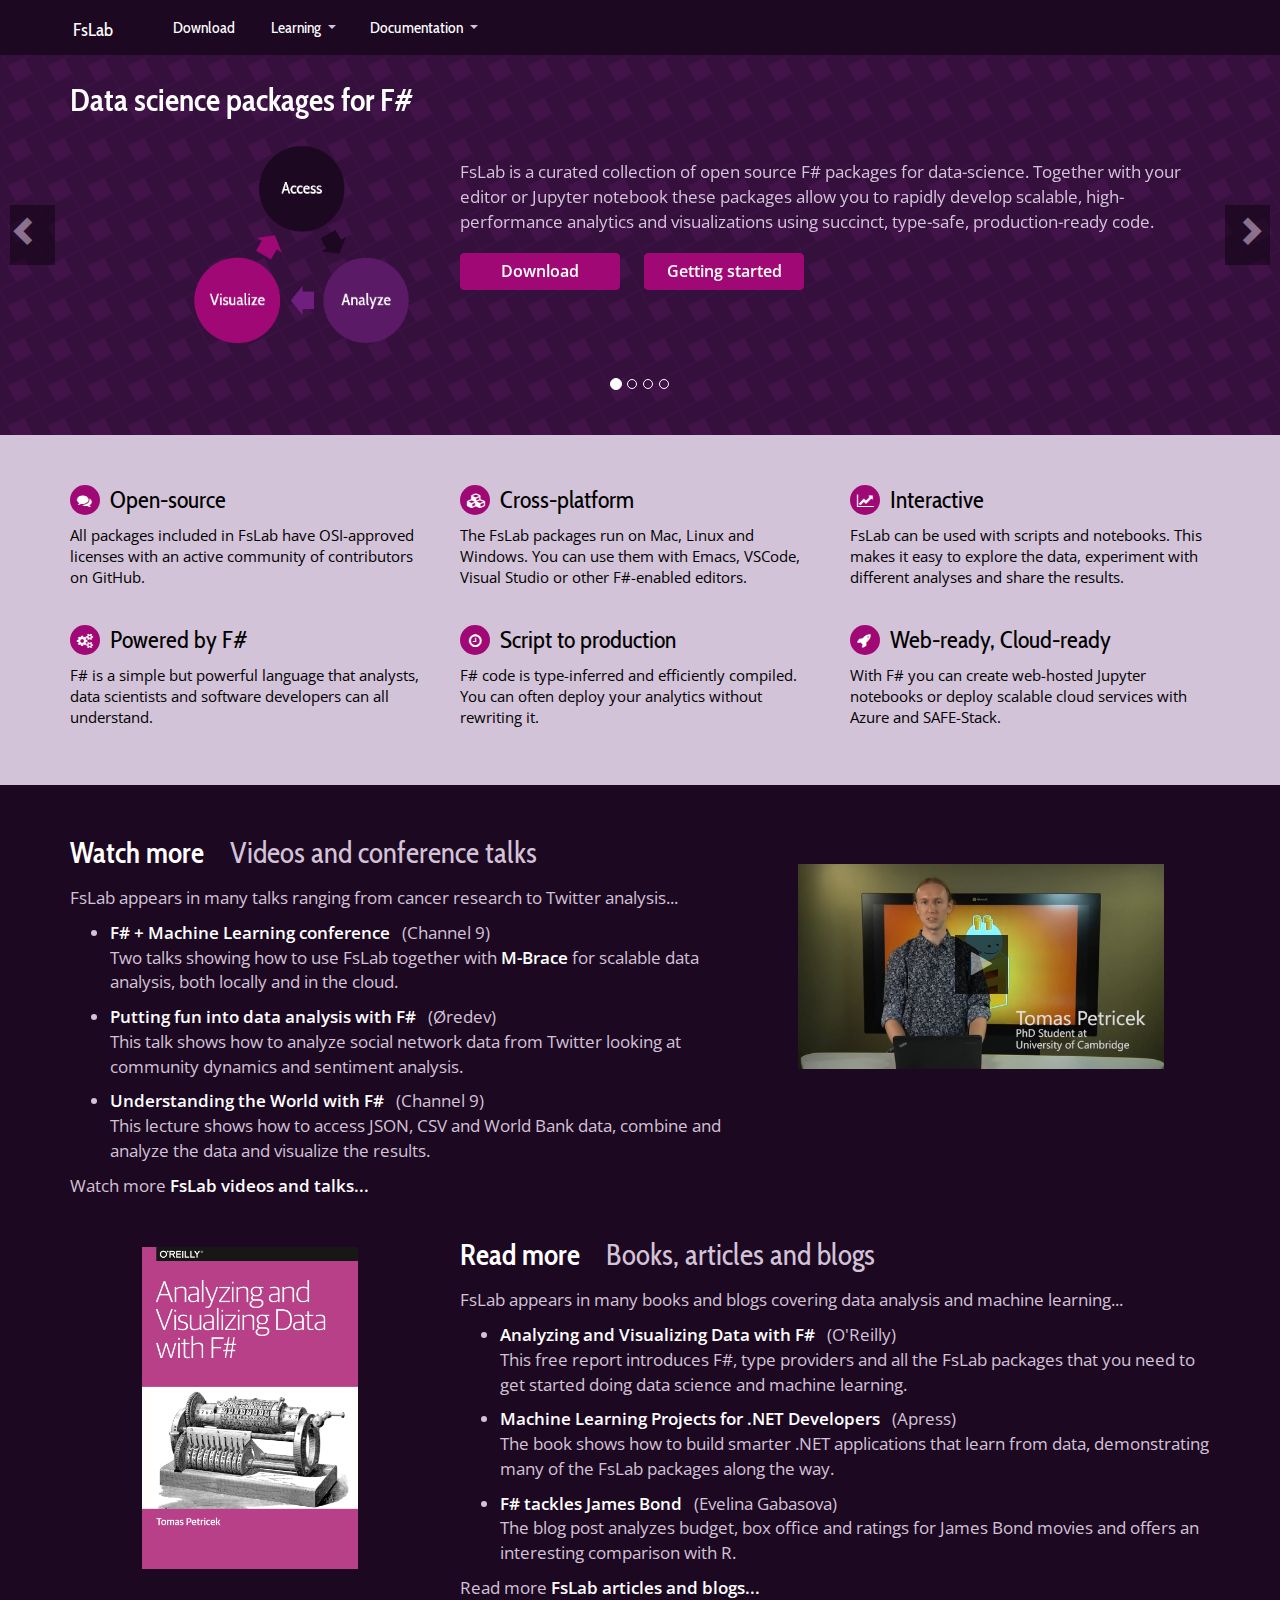
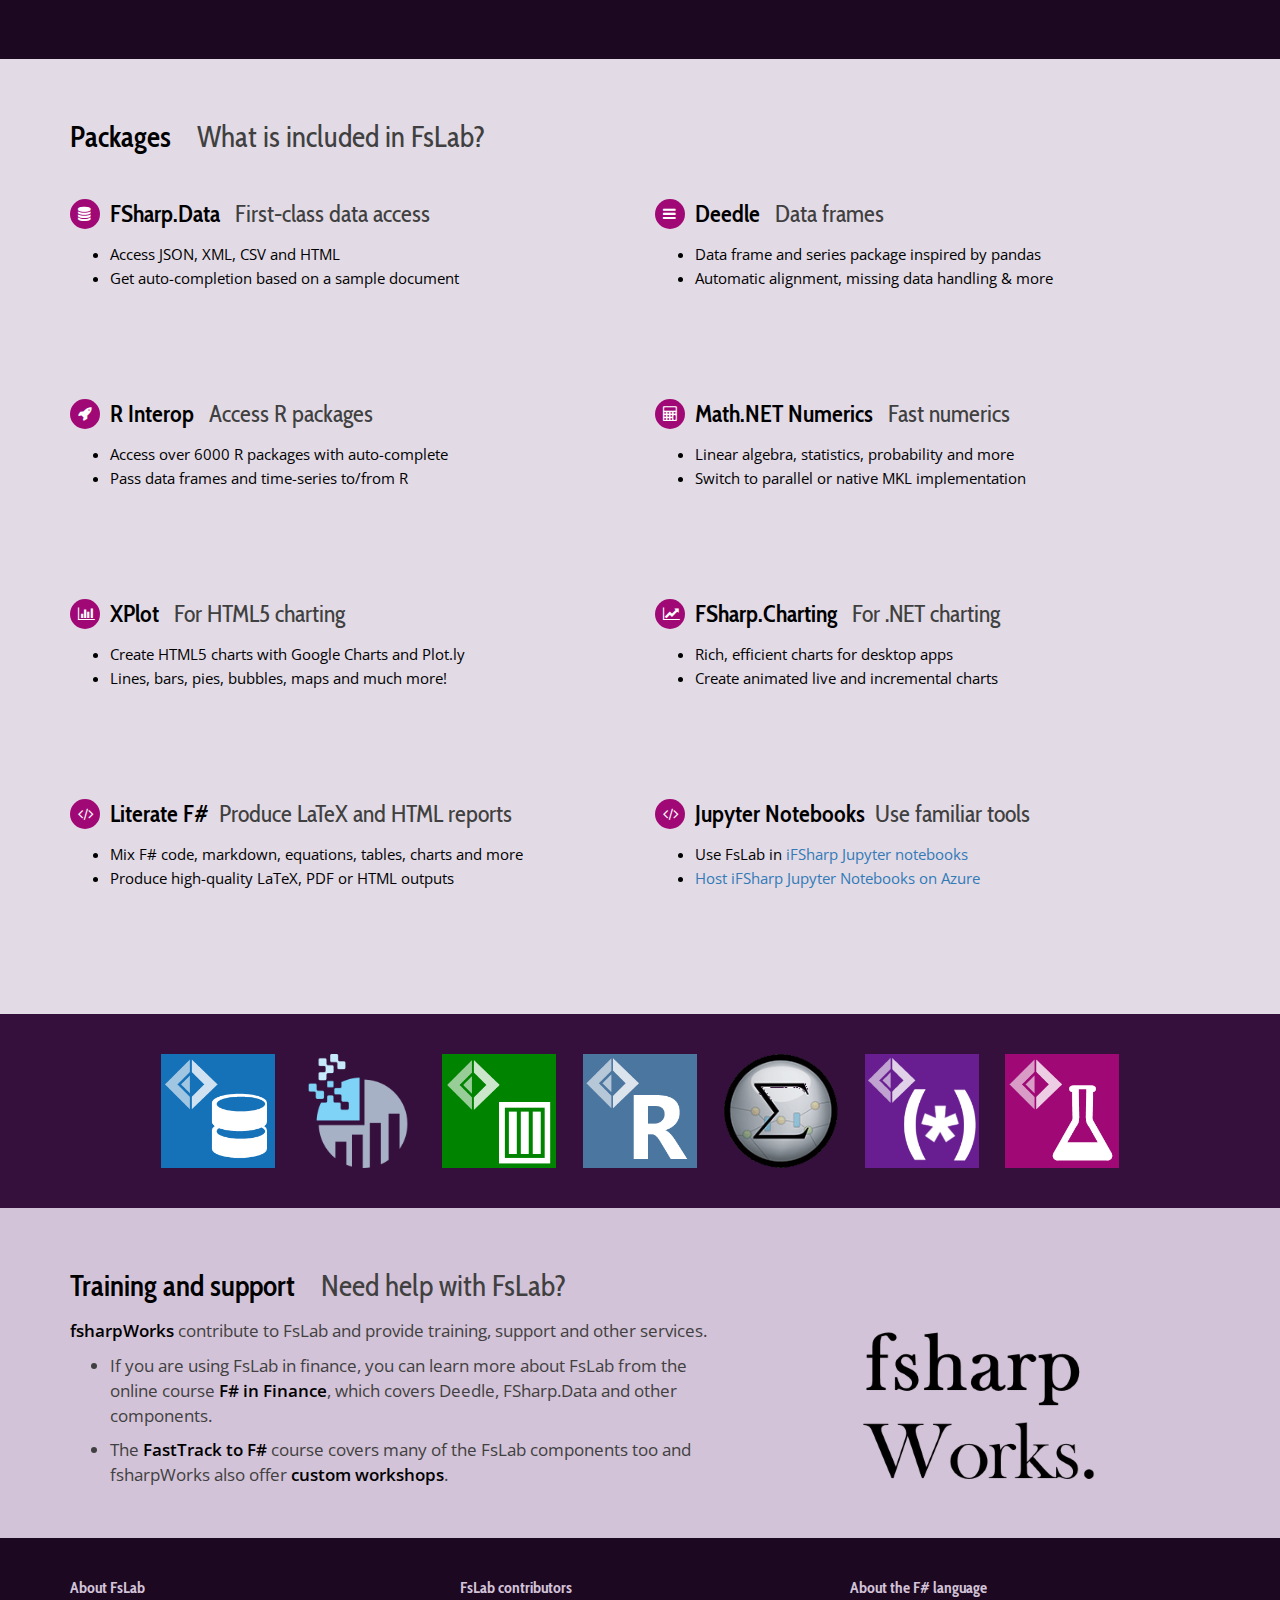
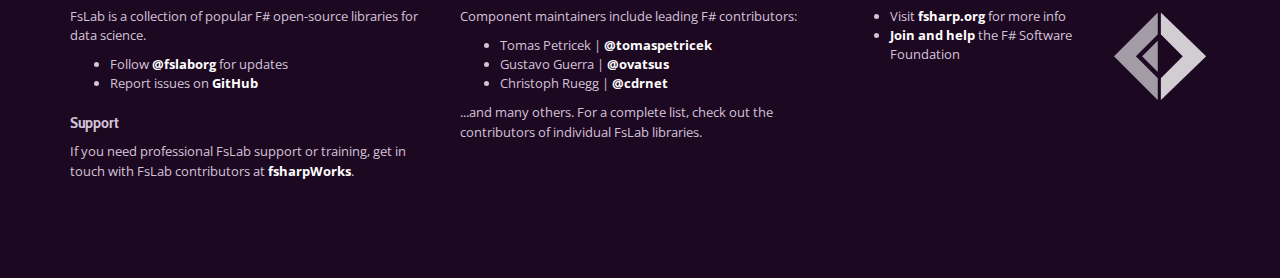
<file: index.html>
<!DOCTYPE html>
<html lang="en">
<head>
  <meta charset="utf-8">
  <meta http-equiv="X-UA-Compatible" content="IE=edge">
  <meta name="viewport" content="width=device-width, initial-scale=1">
    <title>FsLab - Data science and machine learning with F#</title>
  <meta name="description" content="F# packages for data science" />
  <meta name="author" content="">
  <script type='text/javascript' src='//www.google.com/jsapi'></script>
  <link href="//netdna.bootstrapcdn.com/bootstrap/3.0.0/css/bootstrap.min.css" rel="stylesheet">
  <link href="//maxcdn.bootstrapcdn.com/font-awesome/4.3.0/css/font-awesome.min.css" rel="stylesheet">
  <!-- HTML5 shim and Respond.js for IE8 support of HTML5 elements and media queries -->
  <!--[if lt IE 9]>
    <script src="https://oss.maxcdn.com/html5shiv/3.7.2/html5shiv.min.js"></script>
    <script src="https://oss.maxcdn.com/respond/1.4.2/respond.min.js"></script>
  <![endif]-->
  <!-- Custom styles for this template -->
  <link href="/content/style.css" rel="stylesheet">
  <link href="/styles/deedle.css" rel="stylesheet">
  <link href="/styles/custom.css" rel="stylesheet">
                 
</head>
<body>

  <!-- **************  Navigation bar  ************** -->

  <nav class="navbar navbar-default navbar-fixed-top">
    <div class="container">
      <div class="navbar-header">
        <button type="button" class="navbar-toggle collapsed" data-toggle="collapse" data-target="#navbar" aria-expanded="false" aria-controls="navbar">
          <span class="sr-only">Toggle navigation</span>
          <span class="icon-bar"></span>
          <span class="icon-bar"></span>
          <span class="icon-bar"></span>
        </button>
        <a class="navbar-brand" href="/">FsLab</a>
      </div>
      <div id="navbar" class="navbar-collapse collapse">
        <ul class="nav navbar-nav">
          <li class=''><a href="/download">Download</a></li>
          <li class='dropdown '>
            <a href="#" class="dropdown-toggle" data-toggle="dropdown" role="button" aria-expanded="false">Learning <span class="caret"></span></a>
            <ul class="dropdown-menu" role="menu">
              <li><a href="/getting-started">Getting started tutorial</a></li>
              <li role="separator" class="divider"></li>
              <li><a href="/resources#Books-and-reports">Books and reports</a></li>
              <li><a href="/resources#Videos-and-conference-talks">Videos and conference talks</a></li>
              <li><a href="/resources#Blog-posts-and-articles">Blog posts and articles</a></li>
              <li role="separator" class="divider"></li>
              <li><a href="/report">O'Reilly report</a></li>
              <li><a href="http://www.apress.com/9781430267676" class="external">Machine Learning Projects<br/>for .NET Developers</a></li>
            </ul>
          </li>
          <li class="dropdown">
            <a href="#" class="dropdown-toggle" data-toggle="dropdown" role="button" aria-expanded="false">Documentation <span class="caret"></span></a>
            <ul class="dropdown-menu" role="menu">
              <li><a href="https://fsharp.github.io/FSharp.Data/" class="external">FSharp.Data</a></li>
              <li><a href="https://fslab.org/Deedle/" class="external">Deedle</a></li>
              <li><a href="https://fslab.org/RProvider/" class="external">R Type Provider</a></li>
              <li><a href="https://numerics.mathdotnet.com/" class="external">Math.NET Numerics</a></li>
              <li><a href="https://fslab.org/XPlot/" class="external">XPlot</a></li>
              <li><a href="https://fslab.org/FSharp.Charting/" class="external">FSharp.Charting</a></li>
            </ul>
          </li>
        </ul>
      </div>
    </div>
  </nav>

  
<!-- **************  FsLab banner  ************** -->
<div class="banner-wrapper">
  <div id="fslab-banner" class="carousel slide" data-ride="carousel">
    <!-- Indicators -->
    <ol class="carousel-indicators">
      <li data-target="#fslab-banner" data-slide-to="0" class="active"></li>
      <li data-target="#fslab-banner" data-slide-to="1"></li>
      <li data-target="#fslab-banner" data-slide-to="2"></li>
      <li data-target="#fslab-banner" data-slide-to="3"></li>
    </ol>
    <!-- Content -->
    <div class="carousel-inner" role="listbox">
      <div class="item active">
        <div class="container">
          <h1>Data science packages for F#</h1>
          <div class="row">
            <div class="col-sm-4 ta-right img-md" style="padding-left:0px;">
              <img src="img/carousel/cc.png" style="height:200px;margin-right:20px" />
            </div><div class="col-sm-8">
              <img src="img/carousel/cc.png" style="height:160px; float:left; margin:0px 10px 20px 0px;" class="img-xs" />
              <p>
                FsLab is a curated collection of open source F# packages for data-science. Together with your editor or Jupyter notebook
                these packages allow you to rapidly develop scalable, high-performance analytics and visualizations
                using succinct, type-safe, production-ready code.
              </p>
              <p class="ta-ml">
                <a href="/download" class="btn btn-primary" role="button">Download</a>
                <a href="/getting-started" class="btn btn-primary" role="button">Getting started</a>
              </p>
            </div>
          </div>
        </div>
      </div>
      <div class="item">
        <div class="container">
          <h1>Hassle-free data access</h1>
          <div class="row">
            <div class="col-sm-5">
              <p>
                FsLab includes <strong>FSharp.Data</strong> to smoothly access data from HTML, CSV files,
                JSON web requests and XML-based web services.
              </p>
              <p>
                The <strong>Deedle package</strong> can be used to clean and shape your data-frame
                and time-series data.
              </p>
            </div><div class="col-sm-7 ta-left-center">
              <img src="img/carousel/wb-rprovider.png" style="margin-top:15px" />
            </div>
          </div>
        </div>
      </div>
      <div class="item">
        <div class="container">
          <h1>Integrate with thousands of packages</h1>
          <div class="row">
            <div class="col-sm-5">
              <p>
                Use the <strong>R type provider</strong> to call any R statistical package directly from F#
                with full editor support and automatic data conversions.
              </p>
              <p>
                The <strong>Math.NET Numerics</strong> package is a high-performance foundation for maths and statistics.
              </p>
              <p>
                Thousands more packages are available on <em>nuget.org</em>.
              </p>
            </div><div class="col-sm-7 ta-left-center">
              <img src="img/carousel/csv.png" style="margin-top:15px" />
            </div>
          </div>
        </div>
      </div>
      <div class="item">
        <div class="container">
          <div class="row">
            <div class="col-sm-8">
              <h1 style="margin-top:10px;">Production-Ready</h1>
              <img src="img/carousel/report.png" style="height:220px;margin-right:20px;float:left;" class="img-xs" />
              <p>
                Data analysis scripts using FsLab can be compiled and deployed into cross-platform web and cloud-hosted production
                environments, including <a href="https://notebooks.azure.com/">Jupyter notebooks</a> and <a href="https://safe-stack.github.io/">SAFE-Stack</a> cloud services.
              </p>
              <p>
                Markdown scripts and notebooks provide environments comfortable for scientists,
                data analysts and developers, producing print-ready reports with embedded
                charts, code snippets and mathematics using HTML or PDF.
              </p>
            </div><div class="col-sm-4 ta-left-center img-md">
              <img src="img/carousel/report.png" style="height:260px;margin-top:20px;" />
            </div>
          </div>
        </div>
      </div>
    </div>
    <!-- Controls -->
    <a class="left carousel-control" href="#fslab-banner" role="button" data-slide="prev">
      <span class="glyphicon glyphicon-chevron-left" aria-hidden="true"></span>
      <span class="sr-only">Previous</span>
    </a>
    <a class="right carousel-control" href="#fslab-banner" role="button" data-slide="next">
      <span class="glyphicon glyphicon-chevron-right" aria-hidden="true"></span>
      <span class="sr-only">Next</span>
    </a>
  </div>
</div>
<!-- **************  Other important FsLab buzzwords  ************** -->
<div class="buzzword-wrapper">
  <div class="container">
    <div class="row">
      <div class="col-xs-12 col-md-4 col-sm-6">
        <h2><span><i class="fa fa-comments"></i></span> Open-source</h2>
        <p>
          All packages included in FsLab have OSI-approved licenses with an active community of contributors on GitHub.
        </p>
      </div>
      <div class="col-xs-12 col-md-4 col-sm-6">
        <h2><span><i class="fa fa-cubes"></i></span> Cross-platform</h2>
        <p>
          The FsLab packages run on Mac, Linux and Windows. You can use them with Emacs,
          VSCode, Visual Studio or other F#-enabled editors.
        </p>
      </div>
      <div class="col-xs-12 col-md-4 col-sm-6">
        <h2><span><i class="fa fa-line-chart"></i></span> Interactive</h2>
        <p>
          FsLab can be used with scripts and notebooks. This makes it easy to explore the data,
          experiment with different analyses and share the results.
        </p>
      </div>
      <div class="col-xs-12 col-md-4 col-sm-6">
        <h2><span><i class="fa fa-cogs"></i></span> Powered by F#</h2>
        <p>
          F# is a simple but powerful language that
          analysts, data scientists and software developers can all understand.
        </p>
      </div>
      <div class="col-xs-12 col-md-4 col-sm-6">
        <h2><span><i class="fa fa-clock-o" style="left:9px"></i></span> Script to production</h2>
        <p>
          F# code is type-inferred and efficiently compiled. You can often deploy your
          analytics without rewriting it.
        </p>
      </div>
      <div class="col-xs-12 col-md-4 col-sm-6">
        <h2><span><i class="fa fa-rocket"></i></span> Web-ready, Cloud-ready</h2>
        <p>
          With F# you can create web-hosted Jupyter notebooks or
          deploy scalable cloud services with Azure and SAFE-Stack.
        </p>
      </div>
    </div>
  </div>
</div>
<!-- **************  FsLab videos  ************** -->
<div class="vids-wrapper">
  <div class="container">
    <div class="row">
      <div class="col-md-7">
        <h2>Watch more <em>Videos and conference talks</em></h2>
        <p>FsLab appears in many talks ranging from cancer research to Twitter analysis...</p>
        <ul>
          <li>
            <a href="https://channel9.msdn.com/Events/FSharp-Events/fsharp-ML-MVP-Summit-2015">F# + Machine Learning conference</a> &nbsp; (Channel 9)<br />
            Two talks showing how to use FsLab together with <a href="http://www.m-brace.net/">M-Brace</a> for scalable data analysis, both locally and in the cloud.
          </li>
          <li>
            <a href="https://vimeo.com/144816160">Putting fun into data analysis with F#</a> &nbsp; (Øredev)<br />
            This talk shows how to analyze social network data from Twitter looking at community dynamics and sentiment analysis.
          </li>
          <li>
            <a href="http://channel9.msdn.com/posts/Understanding-the-World-with-F">Understanding the World with F#</a> &nbsp; (Channel 9)<br />
            This lecture shows how to access JSON, CSV and World Bank data, combine and analyze the data and visualize the results.
          </li>          
        </ul>
        <p>Watch more <a href="resources#Videos-and-conference-talks">FsLab videos and talks...</a></p>
      </div>
      <div class="col-md-5 img-holder">
        <a href="https://vimeo.com/144816160"><i class="fa fa-play"></i></a><br />
        <img src="img/vid.jpg" style="width:80%" />
      </div>
    </div>
    <div class="row">
      <div class="col-md-4 img-holder">
        <br /><br />
        <a href="/report">
        <img src="img/report/cover.png" style="width:60%" />
        </a>
      </div>
      <div class="col-md-8">
        <h2>Read more <em>Books, articles and blogs</em></h2>
        <p>FsLab appears in many books and blogs covering data analysis and machine learning...</p>
        <ul>
          <li>
            <a href="/report">Analyzing and Visualizing Data with F#</a> &nbsp; (O'Reilly)<br />
            This free report introduces F#, type providers and all the FsLab packages that you need to get started doing data science and machine learning.
          </li>
          <li>
            <a href="http://www.apress.com/9781430267676">Machine Learning Projects for .NET Developers</a> &nbsp; (Apress)<br />
            The book shows how to build smarter .NET applications that learn from data, demonstrating many of the FsLab packages along the way.
          </li>
          <li>
            <a href="http://evelinag.com/blog/2015/11-18-f-tackles-james-bond/">F# tackles James Bond</a> &nbsp; (Evelina Gabasova)<br />
            The blog post analyzes budget, box office and ratings for James Bond movies and offers an interesting comparison with R.
          </li>
        </ul>
        <p>Read more <a href="resources#Blog-posts-and-articles">FsLab articles and blogs...</a></p> 
      </div>
    </div>    
  </div>
</div>
<!-- **************  FsLab components  ************** -->
<div class="compo-wrapper">
  <div class="container">
    <div class="row header">
      <div class="col-md-12">
        <h2>Packages <em>What is included in FsLab?</em><a name="packages"></a>&nbsp;</h2>
      </div>
    </div>
    <div class="row components">
      <div class="col-md-6">
        <h3><span><i class="fa fa-database"></i></span> <a href="https://fsharp.github.io/FSharp.Data/">FSharp.Data</a> <em>First-class data access</em></h3>
        <ul>
          <li>Access JSON, XML, CSV and HTML</li>
          <li>Get auto-completion based on a sample document</li>
        </ul>
      </div>
      <div class="col-md-6">
        <h3><span><i class="fa fa-bars"></i></span> <a href="https://fslab.org/Deedle/">Deedle</a> <em>Data frames</em></h3>
        <ul>
          <li>Data frame and series package inspired by pandas</li>
          <li>Automatic alignment, missing data handling &amp; more</li>
        </ul>
      </div>
    </div>
    <div class="row components">
      <div class="col-md-6">
        <h3><span><i class="fa fa-rocket"></i></span> <a href="https://fslab.org/RProvider">R Interop</a> <em>Access R packages</em></h3>
        <ul>
          <li>Access over 6000 R packages with auto-complete</li>
          <li>Pass data frames and time-series to/from R</li>
        </ul>
      </div>
      <div class="col-md-6">
        <h3><span><i class="fa fa-calculator"></i></span> <a href="https://numerics.mathdotnet.com">Math.NET Numerics</a> <em>Fast numerics</em></h3>
        <ul>
          <li>Linear algebra, statistics, probability and more</li>
          <li>Switch to parallel or native MKL implementation</li>
        </ul>
      </div>
    </div>
    <div class="row components">
      <div class="col-md-6">
        <h3><span><i class="fa fa-bar-chart"></i></span> <a href="https://fslab.org/XPlot/">XPlot</a> <em>For HTML5 charting</em></h3>
        <ul>
          <li>Create HTML5 charts with Google Charts and Plot.ly</li>
          <li>Lines, bars, pies, bubbles, maps and much more!</li>
        </ul>
      </div>
      <div class="col-md-6">
        <h3><span><i class="fa fa-line-chart"></i></span> <a href="https://fslab.org/FSharp.Charting/">FSharp.Charting</a> <em>For .NET  charting</em></h3>
        <ul>
          <li>Rich, efficient charts for desktop apps</li>
          <li>Create animated live and incremental charts</li>
        </ul>
      </div>
    </div>
    <div class="row components">
      <div class="col-md-6">
        <h3><span><i class="fa fa-code"></i></span> <a href="https://fsprojects.github.io/FSharp.Formatting/literate.html">Literate F#</a><em>Produce LaTeX and HTML reports</em></h3>
        <ul>
          <li>Mix F# code, markdown, equations, tables, charts and more</li>
          <li>Produce high-quality LaTeX, PDF or HTML outputs</li>
        </ul>
      </div>
      <div class="col-md-6">
        <h3><span><i class="fa fa-code"></i></span> <a href="https://github.com/fsprojects/IfSharp#ifsharp-jupyter-and-f-azure-notebooks">Jupyter Notebooks</a><em>Use familiar tools</em></h3>
        <ul>
          <li>Use FsLab in <a href="https://github.com/fsprojects/IfSharp#ifsharp-jupyter-and-f-azure-notebooks">iFSharp Jupyter notebooks</a></li>
          <li><a href="https://notebooks.azure.com/">Host iFSharp Jupyter Notebooks on Azure</a></li>
        </ul>
      </div>
    </div>
  </div>
</div>
<div class="compo-logos">
  <div class="container">
    <div class="row">
      <div class="col-md-12">
        <a href="https://fsharp.github.io/FSharp.Data/"><img src="/img/logos/fsharpdata.png" /></a>
        <a href="https://fslab.org/XPlot/"><img src="/img/logos/xplot.png" /></a>
        <a href="https://fslab.org/Deedle/"><img src="/img/logos/deedle.png" /></a>
        <a href="https://fslab.org/RProvider"><img src="/img/logos/rprovider.png" /></a>
        <a href="https://numerics.mathdotnet.com"><img src="/img/logos/mathnet.png" /></a>
        <a href="https://fsprojects.github.io/FSharp.Formatting"><img src="/img/logos/fsformatting.png" /></a>
        <a href="https://fslab.org"><img src="/img/logos/fslab.png" /></a>
      </div>
    </div>
  </div>
</div>
<!-- **************  FsLab support  ************** -->
<div class="support-wrapper">
  <div class="container">
    <div class="row">
      <div class="col-md-7">
        <h2>
          Training and support <em>Need help with FsLab?</em><a name="support">&nbsp;</a>
        </h2>
        <p>
          <a href="http://fsharpworks.com/">fsharpWorks</a>
          contribute to FsLab and provide training, support and
          other services.
        </p>
        <ul>
          <li>
            If you are using FsLab in finance, you can learn more about FsLab from the
            online course <a href="http://fsharpworks.com/workshops/finance.html">F# in Finance</a>,
            which covers Deedle, FSharp.Data and other components.
          </li>
          <li>The <a href="http://fsharpworks.com/workshops/fast-track.html">FastTrack to F#</a>
          course covers many of the FsLab components too and
          fsharpWorks also offer <a href="http://fsharpworks.com/workshops.html">custom workshops</a>.</li>
        </ul>
      </div>
      <div class="col-md-5 img-holder">
        <a href="http://www.fsharpworks.com">
          <img src="img/logos/fsharpworks.png" />
        </a>
      </div>
    </div>
  </div>
</div>



  <footer>
    <div class="container">
      <div class="row">
        <div class="col-md-4">
          <h3>About FsLab</h3>
          <p>
            FsLab is a collection of popular F# open-source libraries for data science.
          </p>
          <ul>
            <li>Follow <a href="http://twitter.com/fslaborg">@fslaborg</a> for updates</li>
            <li>Report issues on <a href="http://github.com/fslaborg/FsLab">GitHub</a></li>
          </ul>
          <h3>Support</h3>
          <p>
            If you need professional FsLab support or training,
            get in touch with FsLab contributors at
            <a href="http://fsharpworks.com">fsharpWorks</a>.
          </p>
        </div>
        <div class="col-md-4">
          <h3>FsLab contributors</h3>
          <p>Component maintainers include leading F# contributors:</p>
          <ul>
            <li>Tomas Petricek | <a href="http://twitter.com/tomaspetricek">@tomaspetricek</a></li>
            <li>Gustavo Guerra | <a href="http://twitter.com/ovatsus">@ovatsus</a></li>
            <li>Christoph Ruegg | <a href="http://twitter.com/cdrnet">@cdrnet</a></li>
          </ul>
          <p>...and many others. For a complete list, check out the contributors of individual FsLab libraries.</p>
        </div>
        <div class="col-md-4">
          <h3>About the F# language</h3>
          <img src="/img/logos/fsharp.png" style="float:right;margin:0px 0px 20px 20px">
          <ul>
            <li>Visit <a href="http://fsharp.org">fsharp.org</a> for more info</li>
            <li><a href="http://foundation.fsharp.org">Join and help</a> the F# Software Foundation</li>
          </ul>
        </div>
      </div>
    </div>
  </footer>

  <script src="/lib/jquery.js"></script>
  <script src="/lib/bootstrap.min.js"></script>
  <script src="/lib/tips.js"></script>
  <script>
    $('#fslab-banner').carousel({
      interval: 10000
    });
  </script>
  <script>
    (function(i,s,o,g,r,a,m){i['GoogleAnalyticsObject']=r;i[r]=i[r]||function(){
    (i[r].q=i[r].q||[]).push(arguments)},i[r].l=1*new Date();a=s.createElement(o),
    m=s.getElementsByTagName(o)[0];a.async=1;a.src=g;m.parentNode.insertBefore(a,m)
    })(window,document,'script','//www.google-analytics.com/analytics.js','ga');

    ga('create', 'UA-45379232-3', 'auto');
    ga('send', 'pageview');  
  </script>
</body>
</html>
</file>
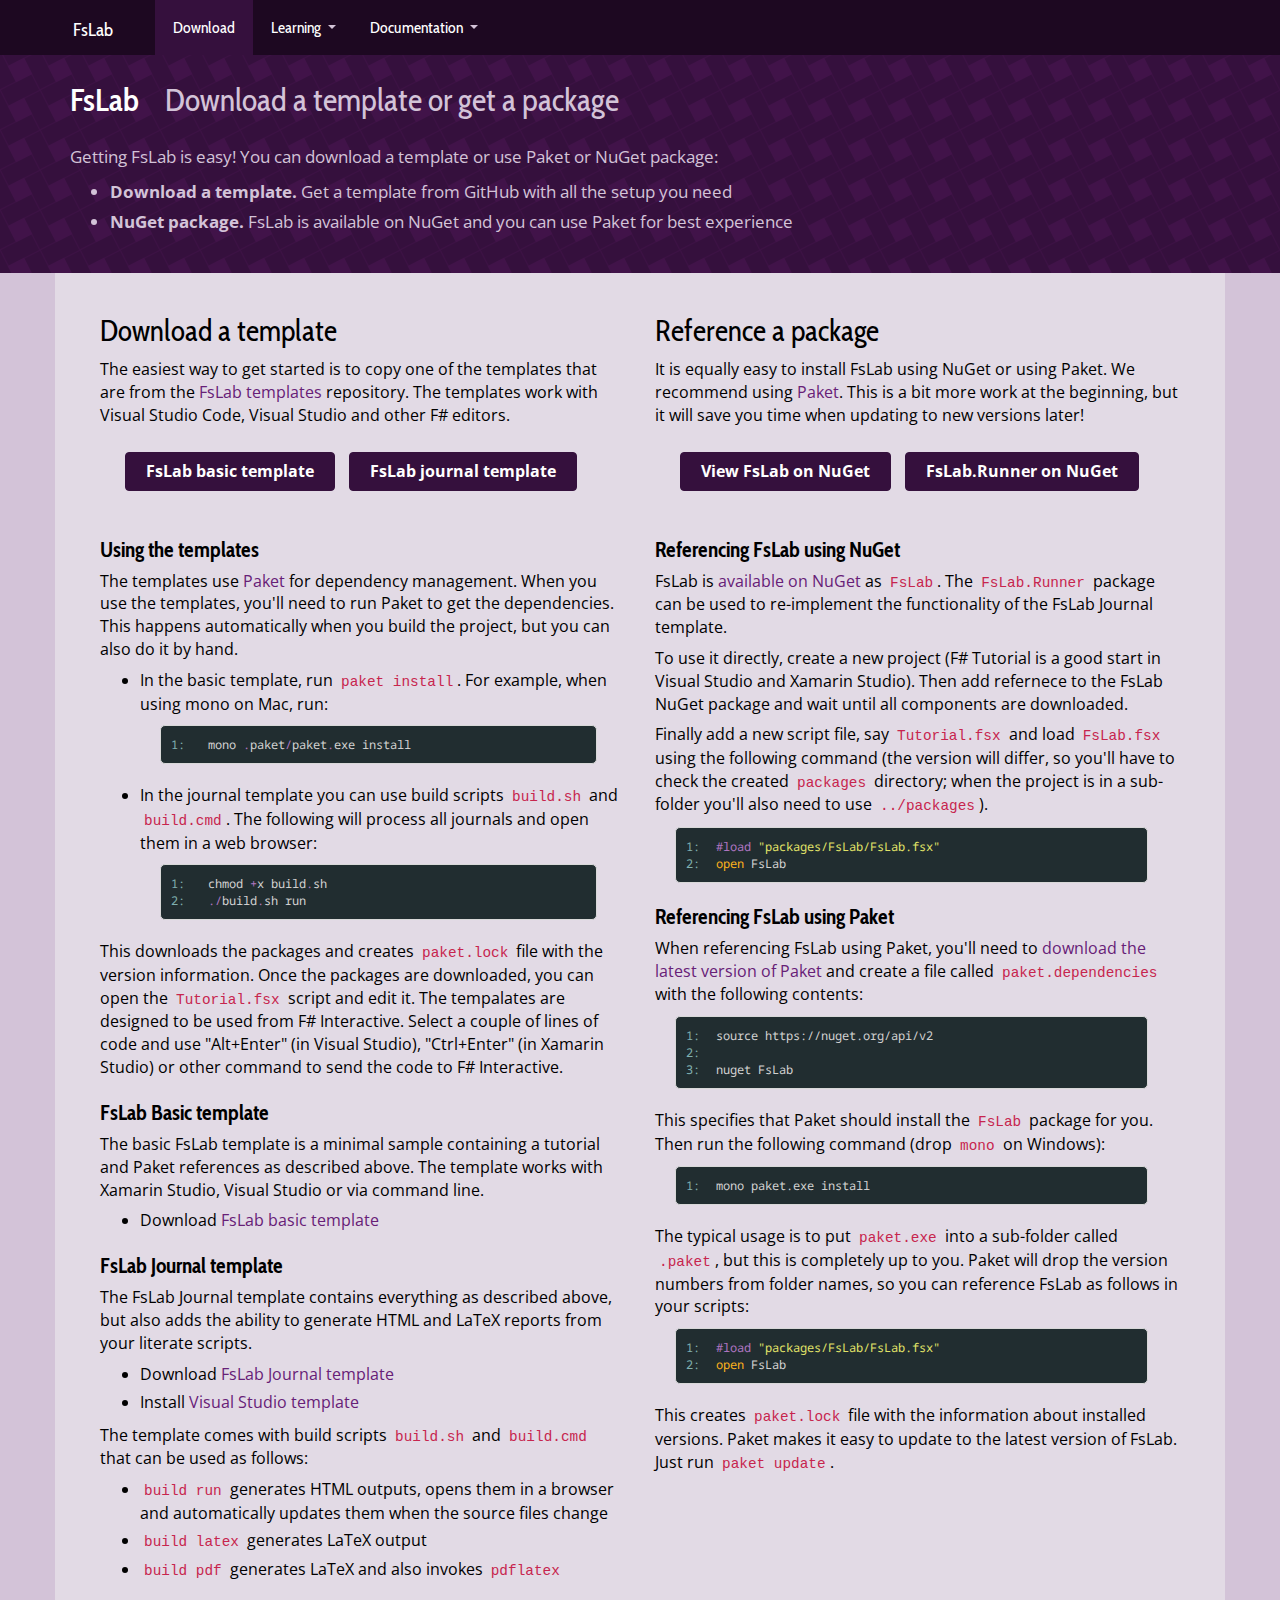
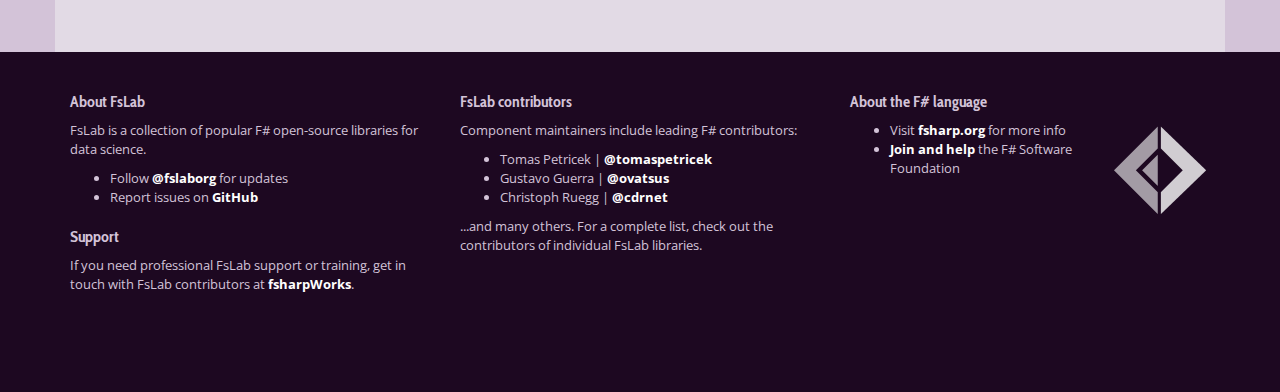
<file: download/index.html>
<!DOCTYPE html>
<html lang="en">
<head>
  <meta charset="utf-8">
  <meta http-equiv="X-UA-Compatible" content="IE=edge">
  <meta name="viewport" content="width=device-width, initial-scale=1">
    <title>Download a template or get a package - FsLab</title>
  <meta name="description" content="F# packages for data science" />
  <meta name="author" content="">
  <script type='text/javascript' src='//www.google.com/jsapi'></script>
  <link href="//netdna.bootstrapcdn.com/bootstrap/3.0.0/css/bootstrap.min.css" rel="stylesheet">
  <link href="//maxcdn.bootstrapcdn.com/font-awesome/4.3.0/css/font-awesome.min.css" rel="stylesheet">
  <!-- HTML5 shim and Respond.js for IE8 support of HTML5 elements and media queries -->
  <!--[if lt IE 9]>
    <script src="https://oss.maxcdn.com/html5shiv/3.7.2/html5shiv.min.js"></script>
    <script src="https://oss.maxcdn.com/respond/1.4.2/respond.min.js"></script>
  <![endif]-->
  <!-- Custom styles for this template -->
  <link href="/content/style.css" rel="stylesheet">
  <link href="/styles/deedle.css" rel="stylesheet">
  <link href="/styles/custom.css" rel="stylesheet">
                 
</head>
<body>

  <!-- **************  Navigation bar  ************** -->

  <nav class="navbar navbar-default navbar-fixed-top">
    <div class="container">
      <div class="navbar-header">
        <button type="button" class="navbar-toggle collapsed" data-toggle="collapse" data-target="#navbar" aria-expanded="false" aria-controls="navbar">
          <span class="sr-only">Toggle navigation</span>
          <span class="icon-bar"></span>
          <span class="icon-bar"></span>
          <span class="icon-bar"></span>
        </button>
        <a class="navbar-brand" href="/">FsLab</a>
      </div>
      <div id="navbar" class="navbar-collapse collapse">
        <ul class="nav navbar-nav">
          <li class='active'><a href="/download">Download</a></li>
          <li class='dropdown '>
            <a href="#" class="dropdown-toggle" data-toggle="dropdown" role="button" aria-expanded="false">Learning <span class="caret"></span></a>
            <ul class="dropdown-menu" role="menu">
              <li><a href="/getting-started">Getting started tutorial</a></li>
              <li role="separator" class="divider"></li>
              <li><a href="/resources#Books-and-reports">Books and reports</a></li>
              <li><a href="/resources#Videos-and-conference-talks">Videos and conference talks</a></li>
              <li><a href="/resources#Blog-posts-and-articles">Blog posts and articles</a></li>
              <li role="separator" class="divider"></li>
              <li><a href="/report">O'Reilly report</a></li>
              <li><a href="http://www.apress.com/9781430267676" class="external">Machine Learning Projects<br/>for .NET Developers</a></li>
            </ul>
          </li>
          <li class="dropdown">
            <a href="#" class="dropdown-toggle" data-toggle="dropdown" role="button" aria-expanded="false">Documentation <span class="caret"></span></a>
            <ul class="dropdown-menu" role="menu">
              <li><a href="https://fsharp.github.io/FSharp.Data/" class="external">FSharp.Data</a></li>
              <li><a href="https://fslab.org/Deedle/" class="external">Deedle</a></li>
              <li><a href="https://fslab.org/RProvider/" class="external">R Type Provider</a></li>
              <li><a href="https://numerics.mathdotnet.com/" class="external">Math.NET Numerics</a></li>
              <li><a href="https://fslab.org/XPlot/" class="external">XPlot</a></li>
              <li><a href="https://fslab.org/FSharp.Charting/" class="external">FSharp.Charting</a></li>
            </ul>
          </li>
        </ul>
      </div>
    </div>
  </nav>

  
<div class="first-wrapper banner-spaced banner-wrapper"><div class="container">
<h1><a name="FsLab-Download-a-template-or-get-a-package" class="anchor" href="#FsLab-Download-a-template-or-get-a-package">FsLab <em>Download a template or get a package</em></a></h1>
<p>Getting FsLab is easy! You can download a template or use Paket or NuGet package:</p>
<ul>
<li><strong>Download a template.</strong> Get a template from GitHub with all the setup you need</li>
<li><strong>NuGet package.</strong> FsLab is available on NuGet and you can use Paket for best experience</li>
</ul>
</div></div>
<div class="content-wrapper"><div class="container">
<div class="row">
<div class="col-md-6">
<h2><a name="Download-a-template" class="anchor" href="#Download-a-template">Download a template</a></h2>
<p>The easiest way to get started is to copy one of the templates that are
from the <a href="http://github.com/fslaborg/FsLab">FsLab templates</a>
repository. The templates work with Visual Studio Code, Visual Studio and other
F# editors.</p>
<div style="margin:25px 0px 45px 15px">
<a href="https://github.com/fslaborg/FsLab/archive/basic.zip" class="btn btn-primary" role="button">
  <strong>FsLab basic template</strong></a>
<a href="https://github.com/fslaborg/FsLab/archive/journal.zip" class="btn btn-primary" role="button">
  <strong>FsLab journal template</strong></a>
</div>
<h3><a name="Using-the-templates" class="anchor" href="#Using-the-templates">Using the templates</a></h3>
<p>The templates use <a href="http://fsprojects.github.io/Paket">Paket</a> for dependency management.
When you use the templates, you'll need to run Paket to get the dependencies.
This happens automatically when you build the project, but you can also do it by hand.</p>
<ul>
<li>
<p>In the basic template, run <a href="http://fsprojects.github.io/Paket/paket-install.html"><code>paket install</code></a>.
For example, when using mono on Mac, run:</p>
<table class="pre"><tr><td class="lines"><pre class="fssnip"><span class="l">1: </span>
</pre></td>
<td class="snippet"><pre class="fssnip highlighted"><code lang="fsharp"> <span class="i">mono</span> <span class="o">.</span><span class="i">paket</span><span class="o">/</span><span class="i">paket</span><span class="o">.</span><span class="i">exe</span> <span class="i">install</span>
</code></pre></td>
</tr>
</table>
</li>
<li>
<p>In the journal template you can use build scripts <code>build.sh</code> and <code>build.cmd</code>.
The following will process all journals and open them in a web browser:</p>
<table class="pre"><tr><td class="lines"><pre class="fssnip"><span class="l">1: </span>
<span class="l">2: </span>
</pre></td>
<td class="snippet"><pre class="fssnip highlighted"><code lang="fsharp"> <span class="i">chmod</span> <span class="o">+</span><span class="i">x</span> <span class="i">build</span><span class="o">.</span><span class="i">sh</span>
 <span class="o">.</span><span class="o">/</span><span class="i">build</span><span class="o">.</span><span class="i">sh</span> <span class="i">run</span>
</code></pre></td>
</tr>
</table>
</li>
</ul>
<p>This downloads the packages and creates <code>paket.lock</code> file with the version information.
Once the packages are downloaded, you can open the <code>Tutorial.fsx</code> script and edit it.
The tempalates are designed to be used from F# Interactive. Select a couple of lines
of code and use "Alt+Enter" (in Visual Studio), "Ctrl+Enter" (in Xamarin Studio) or
other command to send the code to F# Interactive.</p>
<h3><a name="FsLab-Basic-template" class="anchor" href="#FsLab-Basic-template">FsLab Basic template</a></h3>
<p>The basic FsLab template is a minimal sample containing a tutorial and Paket references
as described above. The template works with Xamarin Studio, Visual Studio or via command line.</p>
<ul>
<li>Download <a href="https://github.com/fslaborg/FsLab/archive/basic.zip">FsLab basic template</a></li>
</ul>
<h3><a name="FsLab-Journal-template" class="anchor" href="#FsLab-Journal-template">FsLab Journal template</a></h3>
<p>The FsLab Journal template contains everything as described above, but also adds the
ability to generate HTML and LaTeX reports from your literate scripts.</p>
<ul>
<li>Download <a href="https://github.com/fslaborg/FsLab/archive/journal.zip">FsLab Journal template</a></li>
<li>Install <a href="https://visualstudiogallery.msdn.microsoft.com/45373b36-2a4c-4b6a-b427-93c7a8effddb">Visual Studio template</a></li>
</ul>
<p>The template comes with build scripts <code>build.sh</code> and <code>build.cmd</code> that can be used
as follows:</p>
<ul>
<li>
<code>build run</code> generates HTML outputs, opens them in a browser and automatically
updates them when the source files change
</li>
<li><code>build latex</code> generates LaTeX output</li>
<li><code>build pdf</code> generates LaTeX and also invokes <code>pdflatex</code></li>
</ul>
</div>
<div class="col-md-6">
<h2><a name="Reference-a-package" class="anchor" href="#Reference-a-package">Reference a package</a></h2>
<p>It is equally easy to install FsLab using NuGet or using Paket. We recommend
using <a href="http://fsprojects.github.io/Paket">Paket</a>. This is a bit more work at
the beginning, but it will save you time when updating to new versions later!</p>
<div style="margin:25px 0px 45px 15px">
<a href="https://www.nuget.org/packages/FsLab/" class="btn btn-primary" role="button">
  <strong>View FsLab on NuGet</strong></a>
  <a href="https://www.nuget.org/packages/FsLab/" class="btn btn-primary" role="button">
    <strong>FsLab.Runner on NuGet</strong></a>
</div>
<h3><a name="Referencing-FsLab-using-NuGet" class="anchor" href="#Referencing-FsLab-using-NuGet">Referencing FsLab using NuGet</a></h3>
<p>FsLab is <a href="https://www.nuget.org/packages/FsLab/">available on NuGet</a> as <code>FsLab</code>.
The <code>FsLab.Runner</code> package can be used to re-implement the functionality of the
FsLab Journal template.</p>
<p>To use it directly, create a new project (F# Tutorial is a good start in Visual
Studio and Xamarin Studio). Then add refernece to the FsLab NuGet package and
wait until all components are downloaded.</p>
<p>Finally add a new script file, say <code>Tutorial.fsx</code> and load <code>FsLab.fsx</code> using the
following command (the version will differ, so you'll have to check the created
<code>packages</code> directory; when the project is in a sub-folder you'll also need
to use <code>../packages</code>).</p>
<table class="pre"><tr><td class="lines"><pre class="fssnip"><span class="l">1: </span>
<span class="l">2: </span>
</pre></td>
<td class="snippet"><pre class="fssnip highlighted"><code lang="fsharp"><span class="prep">#load</span> <span class="s">&quot;packages/FsLab/FsLab.fsx&quot;</span>
<span class="k">open</span> <span class="i">FsLab</span>
</code></pre></td>
</tr>
</table>
<h3><a name="Referencing-FsLab-using-Paket" class="anchor" href="#Referencing-FsLab-using-Paket">Referencing FsLab using Paket</a></h3>
<p>When referencing FsLab using Paket, you'll need to <a href="https://github.com/fsprojects/Paket/releases/latest">download the latest version of
Paket</a> and create a file called
<code>paket.dependencies</code> with the following contents:</p>
<table class="pre"><tr><td class="lines"><pre class="fssnip"><span class="l">1: </span>
<span class="l">2: </span>
<span class="l">3: </span>
</pre></td>
<td class="snippet"><pre class="fssnip"><code lang="text">source https://nuget.org/api/v2

nuget FsLab
</code></pre></td></tr></table>
<p>This specifies that Paket should install the <code>FsLab</code> package for you. Then
run the following command (drop <code>mono</code> on Windows):</p>
<table class="pre"><tr><td class="lines"><pre class="fssnip"><span class="l">1: </span>
</pre></td>
<td class="snippet"><pre class="fssnip"><code lang="text">mono paket.exe install
</code></pre></td></tr></table>
<p>The typical usage is to put <code>paket.exe</code> into a sub-folder called <code>.paket</code>, but this
is completely up to you. Paket will drop the version numbers from folder names, so
you can reference FsLab as follows in your scripts:</p>
<table class="pre"><tr><td class="lines"><pre class="fssnip"><span class="l">1: </span>
<span class="l">2: </span>
</pre></td>
<td class="snippet"><pre class="fssnip highlighted"><code lang="fsharp"><span class="prep">#load</span> <span class="s">&quot;packages/FsLab/FsLab.fsx&quot;</span>
<span class="k">open</span> <span class="i">FsLab</span>
</code></pre></td>
</tr>
</table>
<p>This creates <code>paket.lock</code> file with the information about installed versions.
Paket makes it easy to update to the latest version of FsLab. Just run <code>paket update</code>.</p>
</div>
</div>
</div></div>



  <footer>
    <div class="container">
      <div class="row">
        <div class="col-md-4">
          <h3>About FsLab</h3>
          <p>
            FsLab is a collection of popular F# open-source libraries for data science.
          </p>
          <ul>
            <li>Follow <a href="http://twitter.com/fslaborg">@fslaborg</a> for updates</li>
            <li>Report issues on <a href="http://github.com/fslaborg/FsLab">GitHub</a></li>
          </ul>
          <h3>Support</h3>
          <p>
            If you need professional FsLab support or training,
            get in touch with FsLab contributors at
            <a href="http://fsharpworks.com">fsharpWorks</a>.
          </p>
        </div>
        <div class="col-md-4">
          <h3>FsLab contributors</h3>
          <p>Component maintainers include leading F# contributors:</p>
          <ul>
            <li>Tomas Petricek | <a href="http://twitter.com/tomaspetricek">@tomaspetricek</a></li>
            <li>Gustavo Guerra | <a href="http://twitter.com/ovatsus">@ovatsus</a></li>
            <li>Christoph Ruegg | <a href="http://twitter.com/cdrnet">@cdrnet</a></li>
          </ul>
          <p>...and many others. For a complete list, check out the contributors of individual FsLab libraries.</p>
        </div>
        <div class="col-md-4">
          <h3>About the F# language</h3>
          <img src="/img/logos/fsharp.png" style="float:right;margin:0px 0px 20px 20px">
          <ul>
            <li>Visit <a href="http://fsharp.org">fsharp.org</a> for more info</li>
            <li><a href="http://foundation.fsharp.org">Join and help</a> the F# Software Foundation</li>
          </ul>
        </div>
      </div>
    </div>
  </footer>

  <script src="/lib/jquery.js"></script>
  <script src="/lib/bootstrap.min.js"></script>
  <script src="/lib/tips.js"></script>
  <script>
    $('#fslab-banner').carousel({
      interval: 10000
    });
  </script>
  <script>
    (function(i,s,o,g,r,a,m){i['GoogleAnalyticsObject']=r;i[r]=i[r]||function(){
    (i[r].q=i[r].q||[]).push(arguments)},i[r].l=1*new Date();a=s.createElement(o),
    m=s.getElementsByTagName(o)[0];a.async=1;a.src=g;m.parentNode.insertBefore(a,m)
    })(window,document,'script','//www.google-analytics.com/analytics.js','ga');

    ga('create', 'UA-45379232-3', 'auto');
    ga('send', 'pageview');  
  </script>
</body>
</html>
</file>
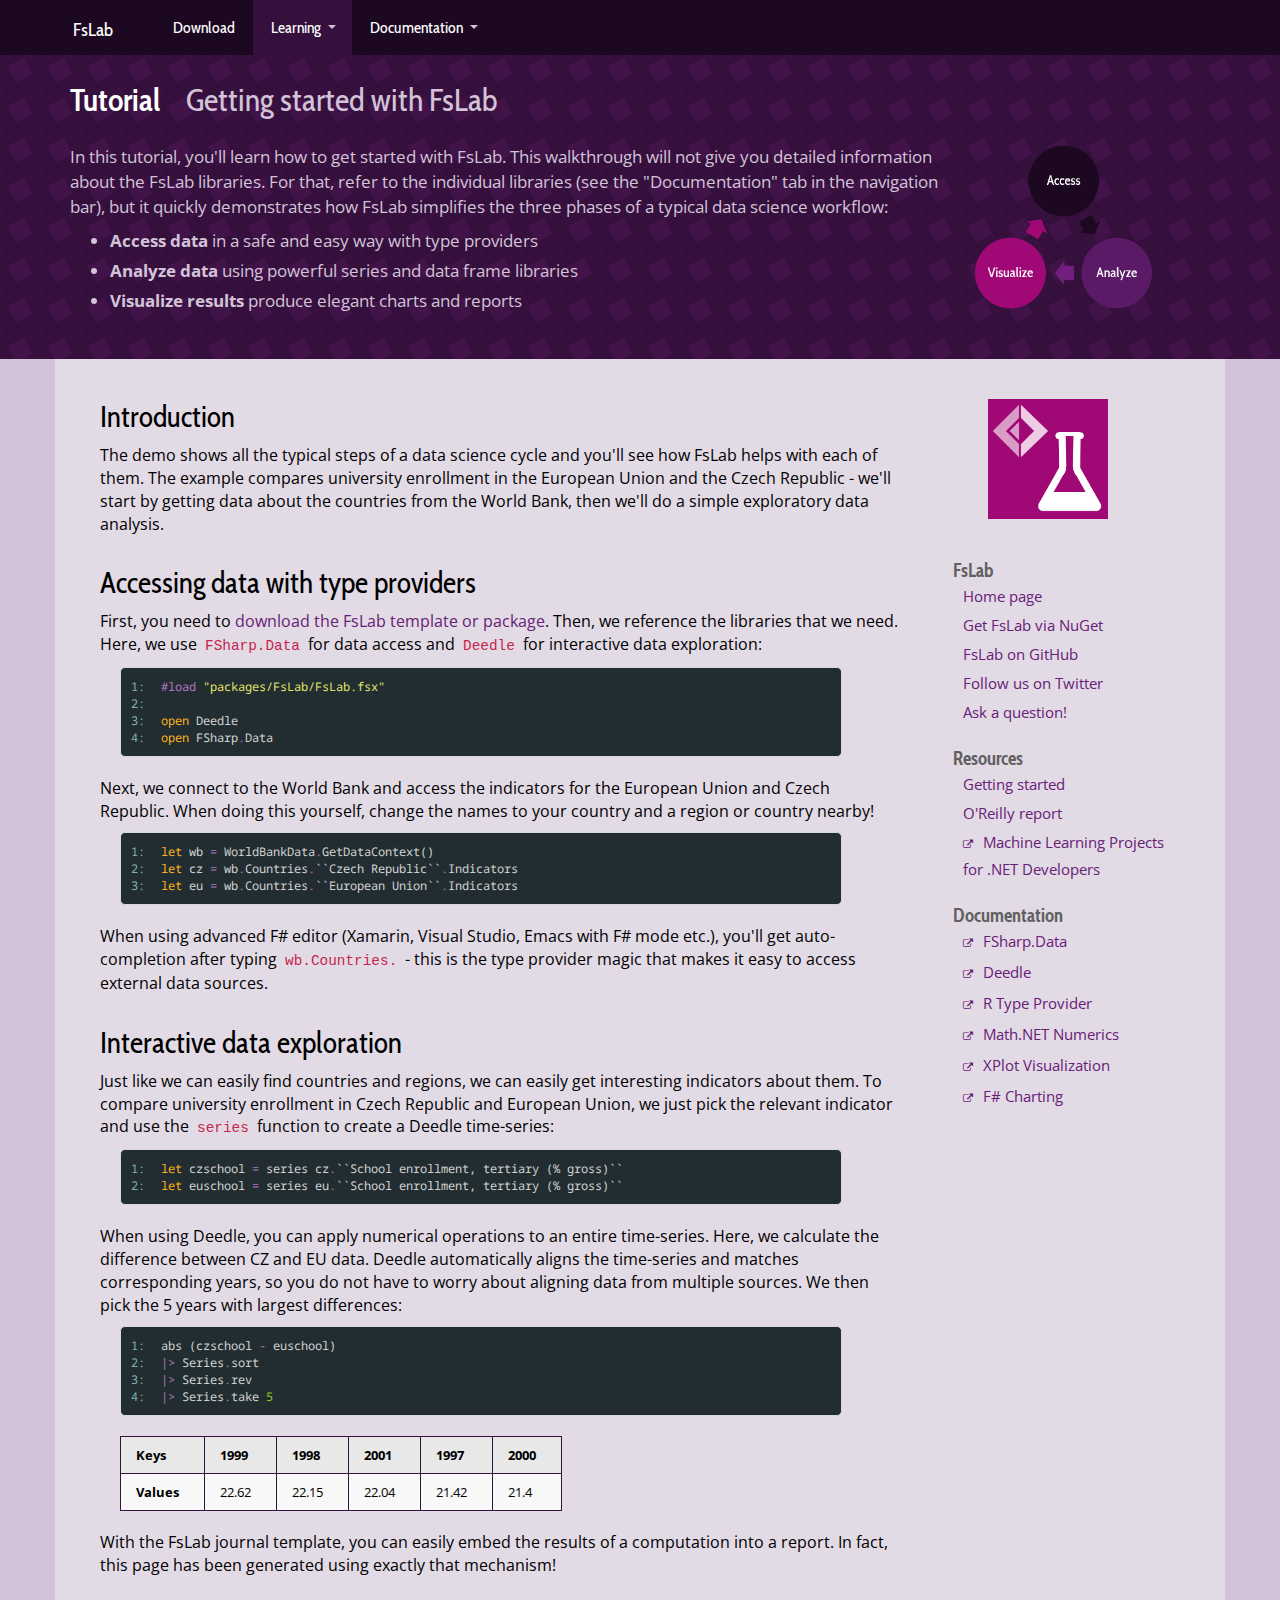
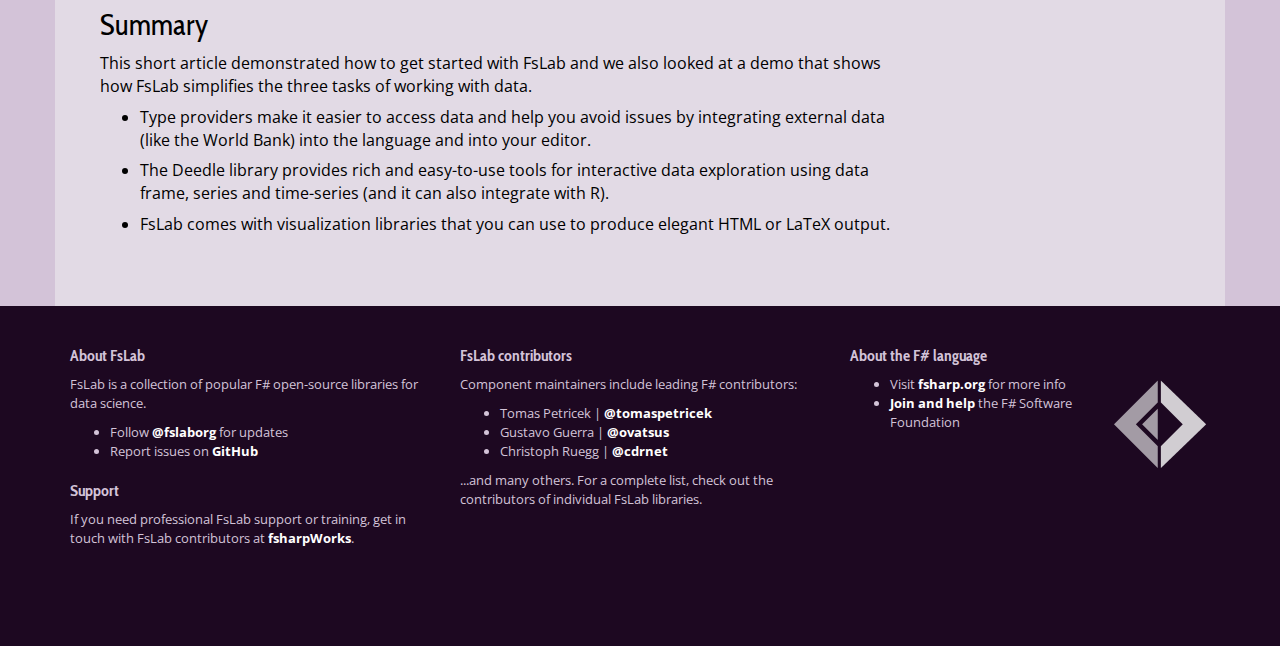
<file: getting-started/index.html>
<!DOCTYPE html>
<html lang="en">
<head>
  <meta charset="utf-8">
  <meta http-equiv="X-UA-Compatible" content="IE=edge">
  <meta name="viewport" content="width=device-width, initial-scale=1">
    <title>Getting started with FsLab - FsLab</title>
  <meta name="description" content="F# packages for data science" />
  <meta name="author" content="">
  <script type='text/javascript' src='//www.google.com/jsapi'></script>
  <link href="//netdna.bootstrapcdn.com/bootstrap/3.0.0/css/bootstrap.min.css" rel="stylesheet">
  <link href="//maxcdn.bootstrapcdn.com/font-awesome/4.3.0/css/font-awesome.min.css" rel="stylesheet">
  <!-- HTML5 shim and Respond.js for IE8 support of HTML5 elements and media queries -->
  <!--[if lt IE 9]>
    <script src="https://oss.maxcdn.com/html5shiv/3.7.2/html5shiv.min.js"></script>
    <script src="https://oss.maxcdn.com/respond/1.4.2/respond.min.js"></script>
  <![endif]-->
  <!-- Custom styles for this template -->
  <link href="/content/style.css" rel="stylesheet">
  <link href="/styles/deedle.css" rel="stylesheet">
  <link href="/styles/custom.css" rel="stylesheet">
                 
</head>
<body>

  <!-- **************  Navigation bar  ************** -->

  <nav class="navbar navbar-default navbar-fixed-top">
    <div class="container">
      <div class="navbar-header">
        <button type="button" class="navbar-toggle collapsed" data-toggle="collapse" data-target="#navbar" aria-expanded="false" aria-controls="navbar">
          <span class="sr-only">Toggle navigation</span>
          <span class="icon-bar"></span>
          <span class="icon-bar"></span>
          <span class="icon-bar"></span>
        </button>
        <a class="navbar-brand" href="/">FsLab</a>
      </div>
      <div id="navbar" class="navbar-collapse collapse">
        <ul class="nav navbar-nav">
          <li class=''><a href="/download">Download</a></li>
          <li class='dropdown active'>
            <a href="#" class="dropdown-toggle" data-toggle="dropdown" role="button" aria-expanded="false">Learning <span class="caret"></span></a>
            <ul class="dropdown-menu" role="menu">
              <li><a href="/getting-started">Getting started tutorial</a></li>
              <li role="separator" class="divider"></li>
              <li><a href="/resources#Books-and-reports">Books and reports</a></li>
              <li><a href="/resources#Videos-and-conference-talks">Videos and conference talks</a></li>
              <li><a href="/resources#Blog-posts-and-articles">Blog posts and articles</a></li>
              <li role="separator" class="divider"></li>
              <li><a href="/report">O'Reilly report</a></li>
              <li><a href="http://www.apress.com/9781430267676" class="external">Machine Learning Projects<br/>for .NET Developers</a></li>
            </ul>
          </li>
          <li class="dropdown">
            <a href="#" class="dropdown-toggle" data-toggle="dropdown" role="button" aria-expanded="false">Documentation <span class="caret"></span></a>
            <ul class="dropdown-menu" role="menu">
              <li><a href="http://fsharp.github.io/FSharp.Data/" class="external">FSharp.Data</a></li>
              <li><a href="http://fslab.org/Deedle/" class="external">Deedle</a></li>
              <li><a href="http://fslab.org/RProvider/" class="external">R Type Provider</a></li>
              <li><a href="http://numerics.mathdotnet.com/" class="external">Math.NET Numerics</a></li>
              <li><a href="http://fslab.org/XPlot/" class="external">XPlot Visualization</a></li>
              <li><a href="http://fslab.org/FSharp.Charting/" class="external">F# Charting</a></li>
            </ul>
          </li>
        </ul>
      </div>
    </div>
  </nav>

  
<div class="first-wrapper banner-spaced banner-wrapper"><div class="container">
<h1><a name="Tutorial-Getting-started-with-FsLab" class="anchor" href="#Tutorial-Getting-started-with-FsLab">Tutorial <em>Getting started with FsLab</em></a></h1>
<img src="/img/carousel/cc.png" style="width:180px;float:right;margin:0px 5% 20px 3%" />
<p>In this tutorial, you'll learn how to get started with FsLab. This walkthrough will not give
you detailed information about the FsLab libraries. For that, refer to the individual libraries
(see the "Documentation" tab in the navigation bar), but it quickly demonstrates how FsLab
simplifies the three phases of a typical data science workflow:</p>
<ul>
<li><strong>Access data</strong> in a safe and easy way with type providers</li>
<li><strong>Analyze data</strong> using powerful series and data frame libraries</li>
<li><strong>Visualize results</strong> produce elegant charts and reports</li>
</ul>
</div></div>
<div class="content-wrapper"><div class="container">
<div class="row"><div class="col-md-9">
<h2><a name="Introduction" class="anchor" href="#Introduction">Introduction</a></h2>
<p>The demo shows all the typical steps of a data science cycle and you'll see how FsLab
helps with each of them. The example compares university enrollment in the
European Union and the Czech Republic - we'll start by getting data about the countries
from the World Bank, then we'll do a simple exploratory data analysis.</p>
<h2><a name="Accessing-data-with-type-providers" class="anchor" href="#Accessing-data-with-type-providers">Accessing data with type providers</a></h2>
<p>First, you need to <a href="/download">download the FsLab template or package</a>. Then, we
reference the libraries that we need. Here, we use <code>FSharp.Data</code> for data access and
<code>Deedle</code> for interactive data exploration:</p>
<table class="pre"><tr><td class="lines"><pre class="fssnip"><span class="l">1: </span>
<span class="l">2: </span>
<span class="l">3: </span>
<span class="l">4: </span>
</pre></td>
<td class="snippet"><pre class="fssnip highlighted"><code lang="fsharp"><span class="prep">#load</span> <span class="s">&quot;packages/FsLab/FsLab.fsx&quot;</span>

<span class="k">open</span> <span class="i">Deedle</span>
<span class="k">open</span> <span class="i">FSharp</span><span class="o">.</span><span class="i">Data</span>
</code></pre></td>
</tr>
</table>
<p>Next, we connect to the World Bank and access the indicators for the European Union and
Czech Republic. When doing this yourself, change the names to your country and a region
or country nearby!</p>
<table class="pre"><tr><td class="lines"><pre class="fssnip"><span class="l">1: </span>
<span class="l">2: </span>
<span class="l">3: </span>
</pre></td>
<td class="snippet"><pre class="fssnip highlighted"><code lang="fsharp"><span class="k">let</span> <span class="i">wb</span> <span class="o">=</span> <span class="i">WorldBankData</span><span class="o">.</span><span class="i">GetDataContext</span>()
<span class="k">let</span> <span class="i">cz</span> <span class="o">=</span> <span class="i">wb</span><span class="o">.</span><span class="i">Countries</span><span class="o">.</span><span class="i">``Czech Republic``</span><span class="o">.</span><span class="i">Indicators</span>
<span class="k">let</span> <span class="i">eu</span> <span class="o">=</span> <span class="i">wb</span><span class="o">.</span><span class="i">Countries</span><span class="o">.</span><span class="i">``European Union``</span><span class="o">.</span><span class="i">Indicators</span>
</code></pre></td>
</tr>
</table>
<p>When using advanced F# editor (Xamarin, Visual Studio, Emacs with F# mode etc.),
you'll get auto-completion after typing <code>wb.Countries.</code> - this is the type provider magic that
makes it easy to access external data sources.</p>
<h2><a name="Interactive-data-exploration" class="anchor" href="#Interactive-data-exploration">Interactive data exploration</a></h2>
<p>Just like we can easily find countries and regions, we can easily get interesting indicators
about them. To compare university enrollment in Czech Republic and European Union, we just pick
the relevant indicator and use the <code>series</code> function to create a Deedle time-series:</p>
<table class="pre"><tr><td class="lines"><pre class="fssnip"><span class="l">1: </span>
<span class="l">2: </span>
</pre></td>
<td class="snippet"><pre class="fssnip highlighted"><code lang="fsharp"><span class="k">let</span> <span class="i">czschool</span> <span class="o">=</span> <span class="i">series</span> <span class="i">cz</span><span class="o">.</span><span class="i">``School enrollment, tertiary (% gross)``</span>
<span class="k">let</span> <span class="i">euschool</span> <span class="o">=</span> <span class="i">series</span> <span class="i">eu</span><span class="o">.</span><span class="i">``School enrollment, tertiary (% gross)``</span>
</code></pre></td>
</tr>
</table>
<p>When using Deedle, you can apply numerical operations to an entire time-series. Here, we
calculate the difference between CZ and EU data. Deedle automatically aligns the time-series
and matches corresponding years, so you do not have to worry about aligning data from multiple
sources. We then pick the 5 years with largest differences:</p>
<table class="pre"><tr><td class="lines"><pre class="fssnip"><span class="l">1: </span>
<span class="l">2: </span>
<span class="l">3: </span>
<span class="l">4: </span>
</pre></td>
<td class="snippet"><pre class="fssnip highlighted"><code lang="fsharp"><span class="i">abs</span> (<span class="i">czschool</span> <span class="o">-</span> <span class="i">euschool</span>)
<span class="o">|&gt;</span> <span class="i">Series</span><span class="o">.</span><span class="i">sort</span>
<span class="o">|&gt;</span> <span class="i">Series</span><span class="o">.</span><span class="i">rev</span>
<span class="o">|&gt;</span> <span class="i">Series</span><span class="o">.</span><span class="i">take</span> <span class="n">5</span>
</code></pre></td>
</tr>
</table>
<div class="deedleseries">

<table>
<thead>
<tr class="header">
<th><p>Keys</p></th>
<th><p>1999</p></th>
<th><p>1998</p></th>
<th><p>2001</p></th>
<th><p>1997</p></th>
<th><p>2000</p></th>
</tr>
</thead>
<tbody>
<tr class="odd">
<td><p>Values</p></td>
<td><p>22.62</p></td>
<td><p>22.15</p></td>
<td><p>22.04</p></td>
<td><p>21.42</p></td>
<td><p>21.4</p></td>
</tr>
</tbody>
</table>

</div>

<p>With the FsLab journal template, you can easily embed the results of a computation into a
report. In fact, this page has been generated using exactly that mechanism!</p>
<h2><a name="Summary" class="anchor" href="#Summary">Summary</a></h2>
<p>This short article demonstrated how to get started with FsLab and we also looked
at a demo that shows how FsLab simplifies the three tasks of working with data.</p>
<ul>
<li>
<p>Type providers make it easier to access data and help you avoid issues
by integrating external data (like the World Bank) into the language and
into your editor.</p>
</li>
<li>
<p>The Deedle library provides rich and easy-to-use tools for interactive data
exploration using data frame, series and time-series (and it can also integrate
with R).</p>
</li>
<li>
<p>FsLab comes with visualization libraries that you can use to produce elegant
HTML or LaTeX output.</p>
</li>
</ul>
</div><div class="col-md-3">
<a href="fslab.org">
  <img src="/img/logos/fslab.png" id="logo" />
</a>

<ul class="nav nav-list" id="menu">
  <li class="nav-header">FsLab</li>
  <li><a href="http://fslab.org">Home page</a></li>
  <li><a href="https://nuget.org/packages/FsLab">Get FsLab via NuGet</a></li>
  <li><a href="http://github.com/fslaborg">FsLab on GitHub</a></li>
  <li><a href="https://twitter.com/fslaborg">Follow us on Twitter</a></li>
  <li><a href="http://stackoverflow.com/questions/ask?tags=fslab">Ask a question!</a></li>

  <li class="nav-header">Resources</li>
  <li><a href="/getting-started">Getting started</a></li>
  <li><a href="/report">O'Reilly report</a></li>
  <li><a href="http://www.apress.com/9781430267676" class="external">Machine Learning Projects for .NET Developers</a></li>

  <li class="nav-header">Documentation</li>
  <li><a href="http://fsharp.github.io/FSharp.Data/" class="external">FSharp.Data</a></li>
  <li><a href="http://fslab.org/Deedle/" class="external">Deedle</a></li>
  <li><a href="http://fslab.org/RProvider/" class="external">R Type Provider</a></li>
  <li><a href="http://numerics.mathdotnet.com/" class="external">Math.NET Numerics</a></li>
  <li><a href="https://fslab.org/XPlot/" class="external">XPlot Visualization</a></li>
  <li><a href="http://fslab.org/FSharp.Charting/" class="external">F# Charting</a></li>
</ul>

</div></div>
</div></div>



  <footer>
    <div class="container">
      <div class="row">
        <div class="col-md-4">
          <h3>About FsLab</h3>
          <p>
            FsLab is a collection of popular F# open-source libraries for data science.
          </p>
          <ul>
            <li>Follow <a href="http://twitter.com/fslaborg">@fslaborg</a> for updates</li>
            <li>Report issues on <a href="http://github.com/fslaborg/FsLab">GitHub</a></li>
          </ul>
          <h3>Support</h3>
          <p>
            If you need professional FsLab support or training,
            get in touch with FsLab contributors at
            <a href="http://fsharpworks.com">fsharpWorks</a>.
          </p>
        </div>
        <div class="col-md-4">
          <h3>FsLab contributors</h3>
          <p>Component maintainers include leading F# contributors:</p>
          <ul>
            <li>Tomas Petricek | <a href="http://twitter.com/tomaspetricek">@tomaspetricek</a></li>
            <li>Gustavo Guerra | <a href="http://twitter.com/ovatsus">@ovatsus</a></li>
            <li>Christoph Ruegg | <a href="http://twitter.com/cdrnet">@cdrnet</a></li>
          </ul>
          <p>...and many others. For a complete list, check out the contributors of individual FsLab libraries.</p>
        </div>
        <div class="col-md-4">
          <h3>About the F# language</h3>
          <img src="/img/logos/fsharp.png" style="float:right;margin:0px 0px 20px 20px">
          <ul>
            <li>Visit <a href="http://fsharp.org">fsharp.org</a> for more info</li>
            <li><a href="http://foundation.fsharp.org">Join and help</a> the F# Software Foundation</li>
          </ul>
        </div>
      </div>
    </div>
  </footer>

  <script src="/lib/jquery.js"></script>
  <script src="/lib/bootstrap.min.js"></script>
  <script src="/lib/tips.js"></script>
  <script>
    $('#fslab-banner').carousel({
      interval: 10000
    });
  </script>
  <script>
    (function(i,s,o,g,r,a,m){i['GoogleAnalyticsObject']=r;i[r]=i[r]||function(){
    (i[r].q=i[r].q||[]).push(arguments)},i[r].l=1*new Date();a=s.createElement(o),
    m=s.getElementsByTagName(o)[0];a.async=1;a.src=g;m.parentNode.insertBefore(a,m)
    })(window,document,'script','//www.google-analytics.com/analytics.js','ga');

    ga('create', 'UA-45379232-3', 'auto');
    ga('send', 'pageview');  
  </script>
</body>
</html>
</file>
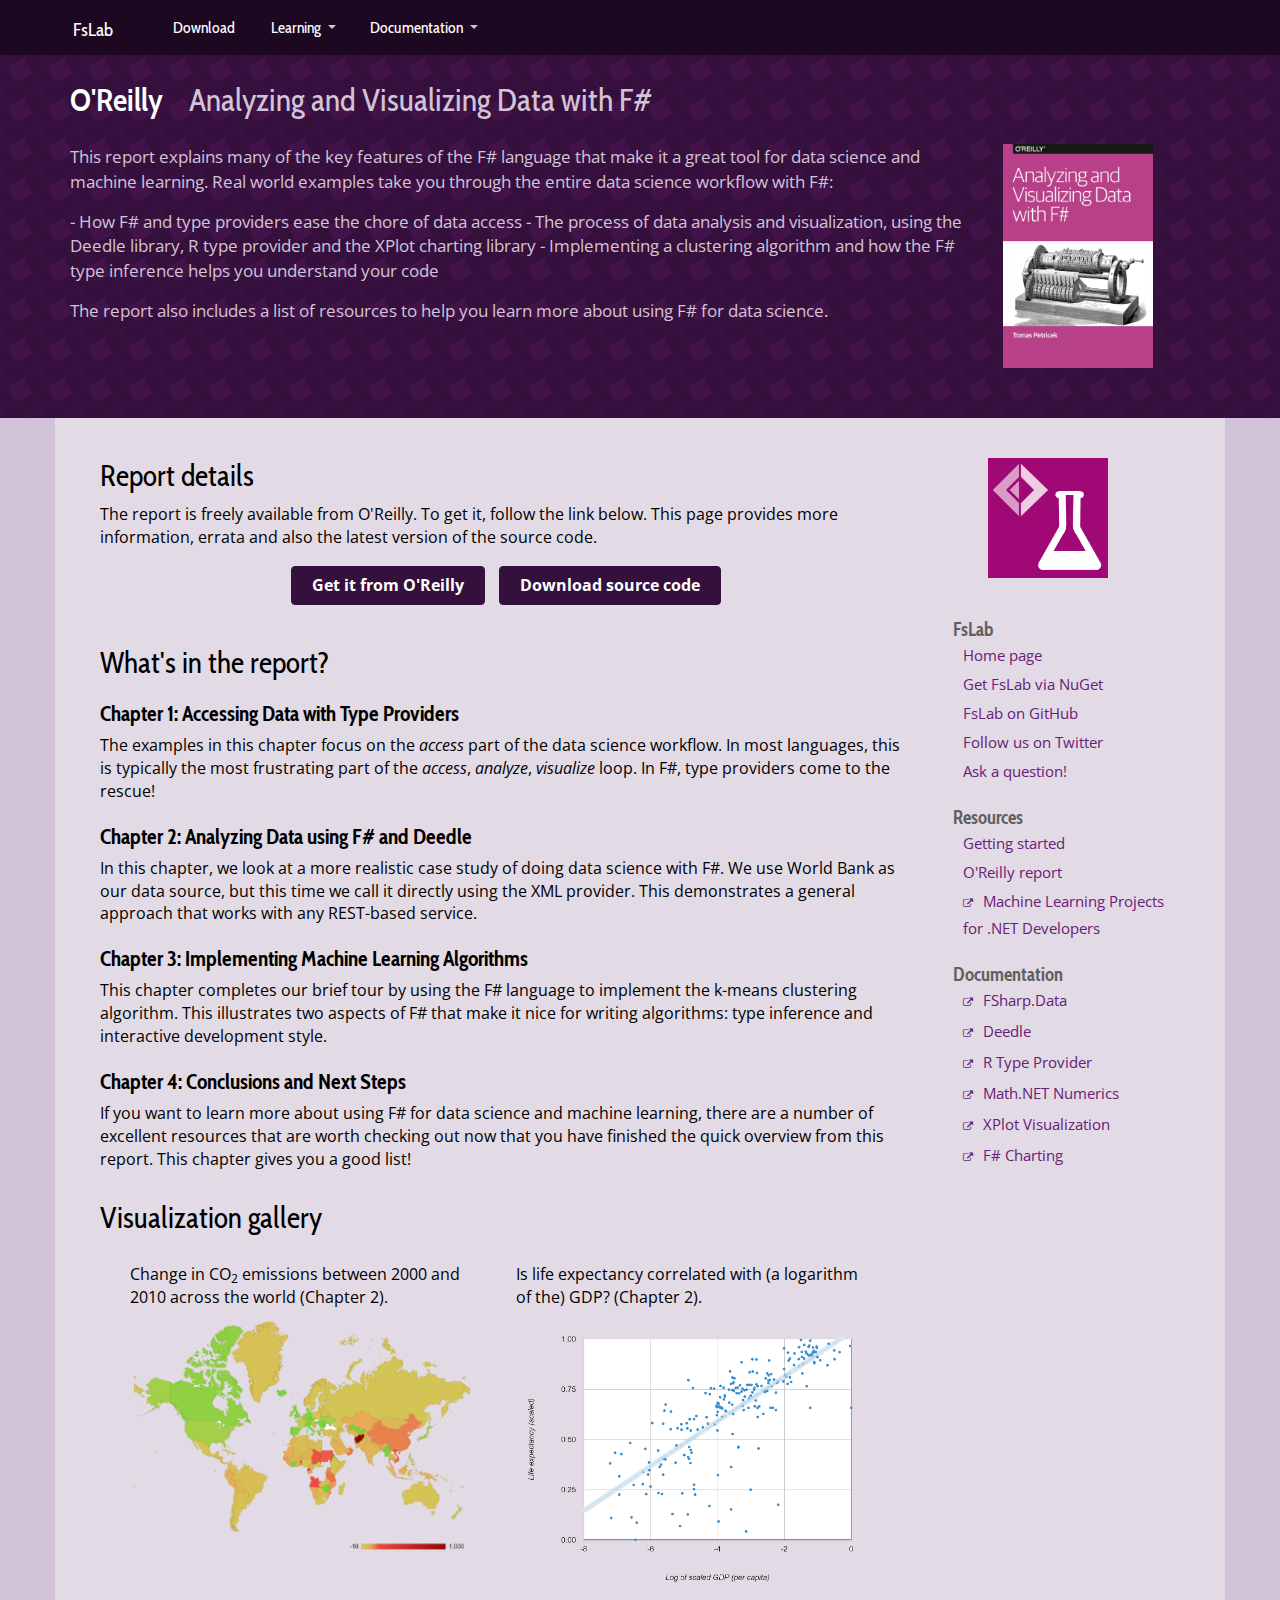
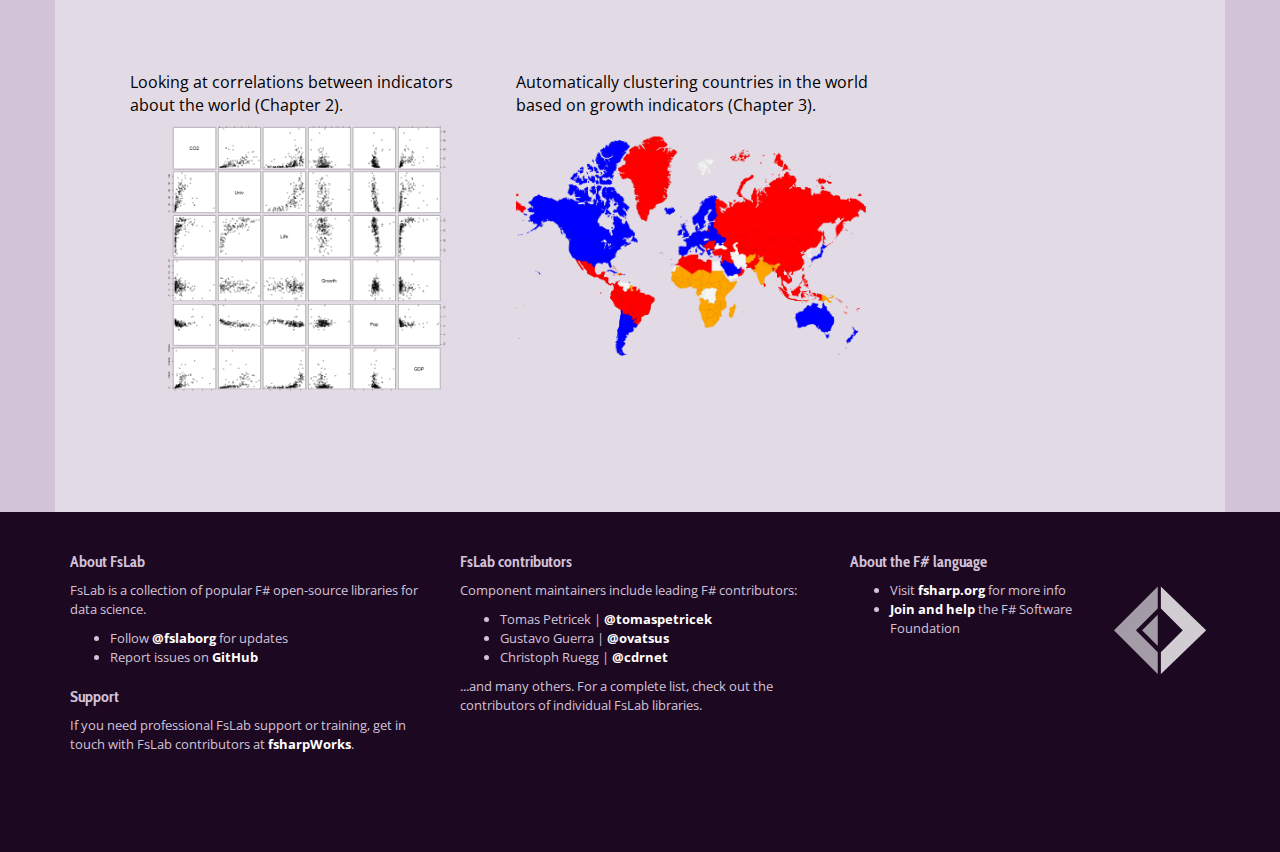
<file: report/index.html>
<!DOCTYPE html>
<html lang="en">
<head>
  <meta charset="utf-8">
  <meta http-equiv="X-UA-Compatible" content="IE=edge">
  <meta name="viewport" content="width=device-width, initial-scale=1">
    <title>Analyzing and Visualizing Data with F# - FsLab</title>
  <meta name="description" content="F# packages for data science" />
  <meta name="author" content="">
  <script type='text/javascript' src='//www.google.com/jsapi'></script>
  <link href="//netdna.bootstrapcdn.com/bootstrap/3.0.0/css/bootstrap.min.css" rel="stylesheet">
  <link href="//maxcdn.bootstrapcdn.com/font-awesome/4.3.0/css/font-awesome.min.css" rel="stylesheet">
  <!-- HTML5 shim and Respond.js for IE8 support of HTML5 elements and media queries -->
  <!--[if lt IE 9]>
    <script src="https://oss.maxcdn.com/html5shiv/3.7.2/html5shiv.min.js"></script>
    <script src="https://oss.maxcdn.com/respond/1.4.2/respond.min.js"></script>
  <![endif]-->
  <!-- Custom styles for this template -->
  <link href="/content/style.css" rel="stylesheet">
  <link href="/styles/deedle.css" rel="stylesheet">
  <link href="/styles/custom.css" rel="stylesheet">
  <meta name="twitter:card" content="summary" />
<meta name="twitter:creator" content="@fslaborg" />
<meta name="twitter:title" content="O'Reilly: Analyzing and Visualizing Data with F#" />
<meta name="twitter:description" content="This O'Reilly report explains the key features of the F# language   that make it a great tool for data science and machine learning and it guides you  through the entire data science workflow with FsLab." />
<meta name="twitter:image" content="http://fslab.org/img/report/cover-square.png" />               
</head>
<body>

  <!-- **************  Navigation bar  ************** -->

  <nav class="navbar navbar-default navbar-fixed-top">
    <div class="container">
      <div class="navbar-header">
        <button type="button" class="navbar-toggle collapsed" data-toggle="collapse" data-target="#navbar" aria-expanded="false" aria-controls="navbar">
          <span class="sr-only">Toggle navigation</span>
          <span class="icon-bar"></span>
          <span class="icon-bar"></span>
          <span class="icon-bar"></span>
        </button>
        <a class="navbar-brand" href="/">FsLab</a>
      </div>
      <div id="navbar" class="navbar-collapse collapse">
        <ul class="nav navbar-nav">
          <li class=''><a href="/download">Download</a></li>
          <li class='dropdown '>
            <a href="#" class="dropdown-toggle" data-toggle="dropdown" role="button" aria-expanded="false">Learning <span class="caret"></span></a>
            <ul class="dropdown-menu" role="menu">
              <li><a href="/getting-started">Getting started tutorial</a></li>
              <li role="separator" class="divider"></li>
              <li><a href="/resources#Books-and-reports">Books and reports</a></li>
              <li><a href="/resources#Videos-and-conference-talks">Videos and conference talks</a></li>
              <li><a href="/resources#Blog-posts-and-articles">Blog posts and articles</a></li>
              <li role="separator" class="divider"></li>
              <li><a href="/report">O'Reilly report</a></li>
              <li><a href="http://www.apress.com/9781430267676" class="external">Machine Learning Projects<br/>for .NET Developers</a></li>
            </ul>
          </li>
          <li class="dropdown">
            <a href="#" class="dropdown-toggle" data-toggle="dropdown" role="button" aria-expanded="false">Documentation <span class="caret"></span></a>
            <ul class="dropdown-menu" role="menu">
              <li><a href="http://fsharp.github.io/FSharp.Data/" class="external">FSharp.Data</a></li>
              <li><a href="http://fslab.org/Deedle/" class="external">Deedle</a></li>
              <li><a href="http://fslab.org/RProvider/" class="external">R Type Provider</a></li>
              <li><a href="http://numerics.mathdotnet.com/" class="external">Math.NET Numerics</a></li>
              <li><a href="http://fslab.org/XPlot/" class="external">XPlot Visualization</a></li>
              <li><a href="http://fslab.org/FSharp.Charting/" class="external">F# Charting</a></li>
            </ul>
          </li>
        </ul>
      </div>
    </div>
  </nav>

  
<div class="first-wrapper banner-spaced banner-wrapper"><div class="container">
<h1><a name="O-Reilly-Analyzing-and-Visualizing-Data-with-F" class="anchor" href="#O-Reilly-Analyzing-and-Visualizing-Data-with-F">O'Reilly <em>Analyzing and Visualizing Data with F#</em></a></h1>
<img src="/img/report/cover.png" style="width:150px;float:right;margin:0px 5% 20px 3%" />
<p>This report explains many of the key features of the F# language that make it a great tool
for data science and machine learning. Real world examples take you through the entire data
science workflow with F#:</p>
<p>-	How F# and type providers ease the chore of data access
-	The process of data analysis and visualization, using the Deedle library, R type provider and the XPlot charting library
-	Implementing a clustering algorithm and how the F# type inference helps you understand your code</p>
<p>The report also includes a list of resources to help you learn more about using F# for data science.</p>
</div></div>
<div class="content-wrapper"><div class="container">
<div class="row"><div class="col-md-9">
<h2><a name="Report-details" class="anchor" href="#Report-details">Report details</a></h2>
<p>The report is freely available from O'Reilly. To get it, follow the link below. This page provides
more information, errata and also the latest version of the source code.</p>
<div style="text-align:center;padding:10px 0px 10px 0px">
<a href="http://www.oreilly.com/programming/free/analyzing-visualizing-data-f-sharp.csp" class="btn btn-primary" role="button">
  <strong>Get it from O'Reilly</strong></a>
<a href="https://github.com/fslaborg/OReilly.Report/archive/master.zip" class="btn btn-primary" role="button">
  <strong>Download source code</strong></a>
</div>
<h2><a name="What-s-in-the-report" class="anchor" href="#What-s-in-the-report">What's in the report?</a></h2>
<h3><a name="Chapter-1-Accessing-Data-with-Type-Providers" class="anchor" href="#Chapter-1-Accessing-Data-with-Type-Providers">Chapter 1: Accessing Data with Type Providers</a></h3>
<p>The examples in this chapter focus on the <em>access</em> part of the data science
workflow. In most languages, this is typically the most frustrating part of the
<em>access</em>, <em>analyze</em>, <em>visualize</em> loop. In F#, type providers come to the rescue!</p>
<h3><a name="Chapter-2-Analyzing-Data-using-F-and-Deedle" class="anchor" href="#Chapter-2-Analyzing-Data-using-F-and-Deedle">Chapter 2: Analyzing Data using F# and Deedle</a></h3>
<p>In this chapter, we look at a more realistic case study of doing data science
with F#. We use World Bank as our data source, but this time we call
it directly using the XML provider. This demonstrates a general approach that
works with any REST-based service.</p>
<h3><a name="Chapter-3-Implementing-Machine-Learning-Algorithms" class="anchor" href="#Chapter-3-Implementing-Machine-Learning-Algorithms">Chapter 3: Implementing Machine Learning Algorithms</a></h3>
<p>This chapter completes our brief tour by using the F# language to
implement the k-means clustering algorithm. This illustrates two aspects
of F# that make it nice for writing algorithms: type inference and
interactive development style.</p>
<h3><a name="Chapter-4-Conclusions-and-Next-Steps" class="anchor" href="#Chapter-4-Conclusions-and-Next-Steps">Chapter 4: Conclusions and Next Steps</a></h3>
<p>If you want to learn more about using F# for data science and machine learning,
there are a number of excellent resources that are worth checking out now that
you have finished the quick overview from this report. This chapter gives
you a good list!</p>
<h2><a name="Visualization-gallery" class="anchor" href="#Visualization-gallery">Visualization gallery</a></h2>
<div class="row">
  <div class="col-md-6">
    <p>Change in CO<sub>2</sub> emissions between 2000 and 2010 across the world (Chapter 2).</p>
    <img src="/img/report/co2-change.png" class="img-responsive" />
  </div>
  <div class="col-md-6">
    <p>Is life expectancy correlated with (a logarithm of the) GDP? (Chapter 2).</p>
    <img src="/img/report/gdp-life.png" class="img-responsive" />
  </div>
</div>
<div class="row">
  <div class="col-md-6">
    <p>Looking at correlations between indicators about the world (Chapter 2).</p>
    <img src="/img/report/rplot.png" class="img-responsive" />
  </div>
  <div class="col-md-6">
    <p>Automatically clustering countries in the world based on growth indicators (Chapter 3).</p>
    <img src="/img/report/world.png" class="img-responsive" />
  </div>
</div>
</div><div class="col-md-3">
<a href="fslab.org">
  <img src="/img/logos/fslab.png" id="logo" />
</a>

<ul class="nav nav-list" id="menu">
  <li class="nav-header">FsLab</li>
  <li><a href="http://fslab.org">Home page</a></li>
  <li><a href="https://nuget.org/packages/FsLab">Get FsLab via NuGet</a></li>
  <li><a href="http://github.com/fslaborg">FsLab on GitHub</a></li>
  <li><a href="https://twitter.com/fslaborg">Follow us on Twitter</a></li>
  <li><a href="http://stackoverflow.com/questions/ask?tags=fslab">Ask a question!</a></li>

  <li class="nav-header">Resources</li>
  <li><a href="/getting-started">Getting started</a></li>
  <li><a href="/report">O'Reilly report</a></li>
  <li><a href="http://www.apress.com/9781430267676" class="external">Machine Learning Projects for .NET Developers</a></li>

  <li class="nav-header">Documentation</li>
  <li><a href="http://fsharp.github.io/FSharp.Data/" class="external">FSharp.Data</a></li>
  <li><a href="http://fslab.org/Deedle/" class="external">Deedle</a></li>
  <li><a href="http://fslab.org/RProvider/" class="external">R Type Provider</a></li>
  <li><a href="http://numerics.mathdotnet.com/" class="external">Math.NET Numerics</a></li>
  <li><a href="https://fslab.org/XPlot/" class="external">XPlot Visualization</a></li>
  <li><a href="http://fslab.org/FSharp.Charting/" class="external">F# Charting</a></li>
</ul>

</div></div>
</div></div>



  <footer>
    <div class="container">
      <div class="row">
        <div class="col-md-4">
          <h3>About FsLab</h3>
          <p>
            FsLab is a collection of popular F# open-source libraries for data science.
          </p>
          <ul>
            <li>Follow <a href="http://twitter.com/fslaborg">@fslaborg</a> for updates</li>
            <li>Report issues on <a href="http://github.com/fslaborg/FsLab">GitHub</a></li>
          </ul>
          <h3>Support</h3>
          <p>
            If you need professional FsLab support or training,
            get in touch with FsLab contributors at
            <a href="http://fsharpworks.com">fsharpWorks</a>.
          </p>
        </div>
        <div class="col-md-4">
          <h3>FsLab contributors</h3>
          <p>Component maintainers include leading F# contributors:</p>
          <ul>
            <li>Tomas Petricek | <a href="http://twitter.com/tomaspetricek">@tomaspetricek</a></li>
            <li>Gustavo Guerra | <a href="http://twitter.com/ovatsus">@ovatsus</a></li>
            <li>Christoph Ruegg | <a href="http://twitter.com/cdrnet">@cdrnet</a></li>
          </ul>
          <p>...and many others. For a complete list, check out the contributors of individual FsLab libraries.</p>
        </div>
        <div class="col-md-4">
          <h3>About the F# language</h3>
          <img src="/img/logos/fsharp.png" style="float:right;margin:0px 0px 20px 20px">
          <ul>
            <li>Visit <a href="http://fsharp.org">fsharp.org</a> for more info</li>
            <li><a href="http://foundation.fsharp.org">Join and help</a> the F# Software Foundation</li>
          </ul>
        </div>
      </div>
    </div>
  </footer>

  <script src="/lib/jquery.js"></script>
  <script src="/lib/bootstrap.min.js"></script>
  <script src="/lib/tips.js"></script>
  <script>
    $('#fslab-banner').carousel({
      interval: 10000
    });
  </script>
  <script>
    (function(i,s,o,g,r,a,m){i['GoogleAnalyticsObject']=r;i[r]=i[r]||function(){
    (i[r].q=i[r].q||[]).push(arguments)},i[r].l=1*new Date();a=s.createElement(o),
    m=s.getElementsByTagName(o)[0];a.async=1;a.src=g;m.parentNode.insertBefore(a,m)
    })(window,document,'script','//www.google-analytics.com/analytics.js','ga');

    ga('create', 'UA-45379232-3', 'auto');
    ga('send', 'pageview');  
  </script>
</body>
</html>
</file>
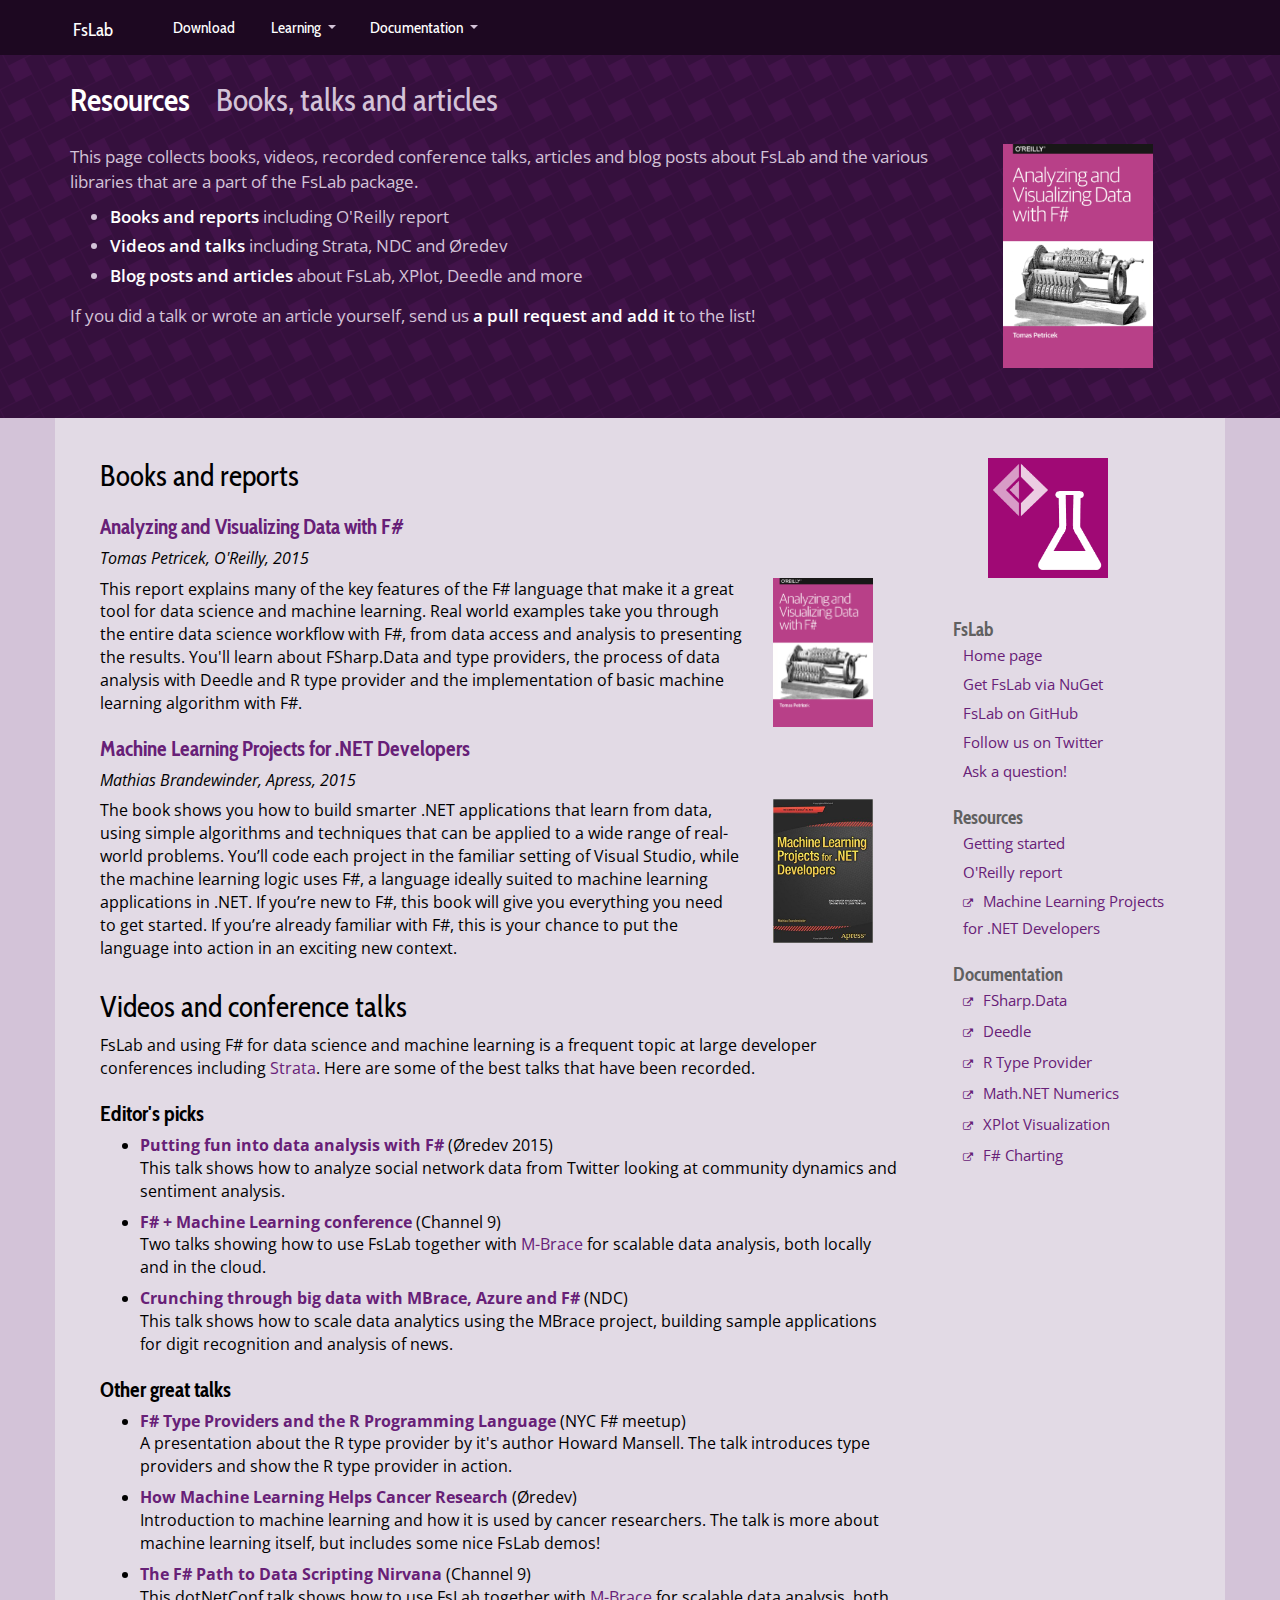
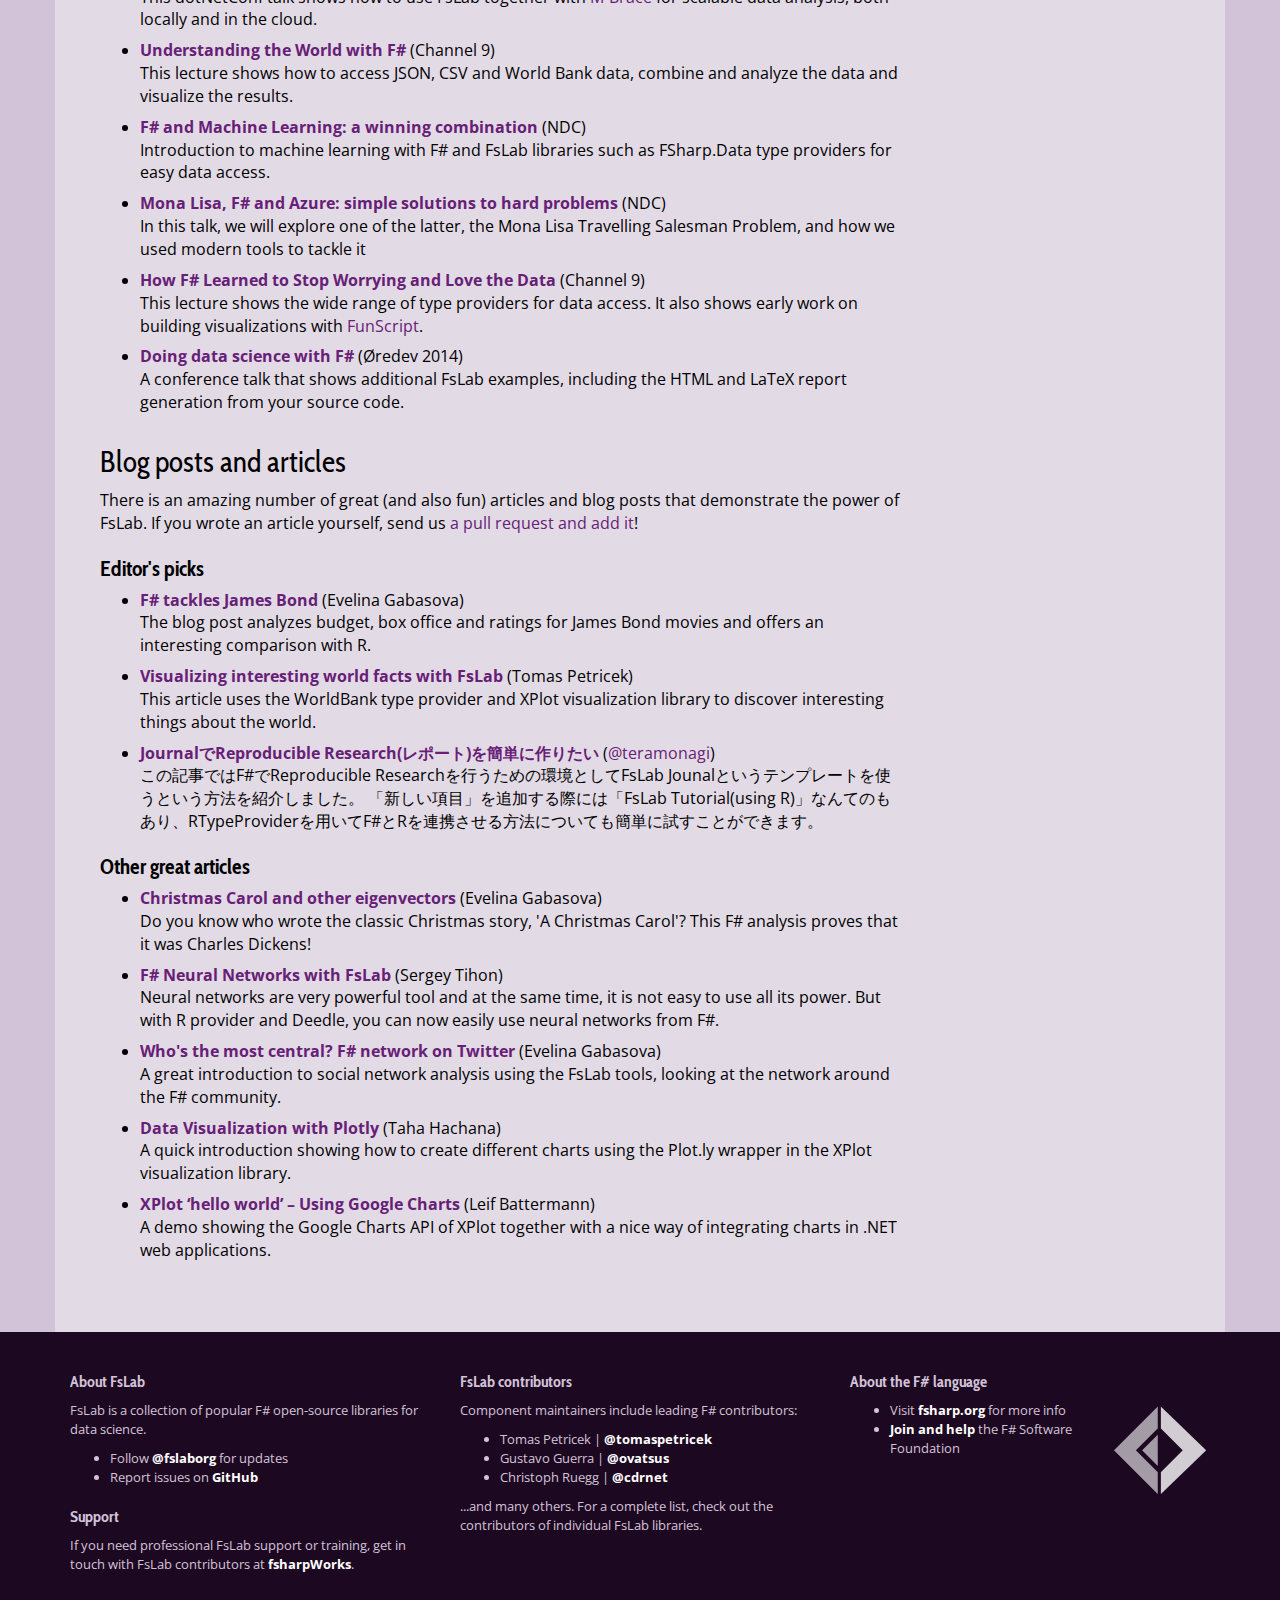
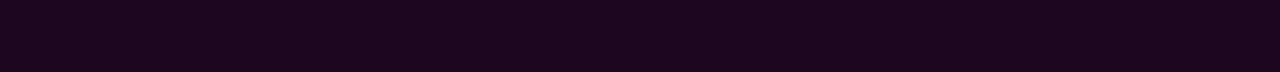
<file: resources/index.html>
<!DOCTYPE html>
<html lang="en">
<head>
  <meta charset="utf-8">
  <meta http-equiv="X-UA-Compatible" content="IE=edge">
  <meta name="viewport" content="width=device-width, initial-scale=1">
    <title>Books, talks and articles - FsLab</title>
  <meta name="description" content="F# packages for data science" />
  <meta name="author" content="">
  <script type='text/javascript' src='//www.google.com/jsapi'></script>
  <link href="//netdna.bootstrapcdn.com/bootstrap/3.0.0/css/bootstrap.min.css" rel="stylesheet">
  <link href="//maxcdn.bootstrapcdn.com/font-awesome/4.3.0/css/font-awesome.min.css" rel="stylesheet">
  <!-- HTML5 shim and Respond.js for IE8 support of HTML5 elements and media queries -->
  <!--[if lt IE 9]>
    <script src="https://oss.maxcdn.com/html5shiv/3.7.2/html5shiv.min.js"></script>
    <script src="https://oss.maxcdn.com/respond/1.4.2/respond.min.js"></script>
  <![endif]-->
  <!-- Custom styles for this template -->
  <link href="/content/style.css" rel="stylesheet">
  <link href="/styles/deedle.css" rel="stylesheet">
  <link href="/styles/custom.css" rel="stylesheet">
                 
</head>
<body>

  <!-- **************  Navigation bar  ************** -->

  <nav class="navbar navbar-default navbar-fixed-top">
    <div class="container">
      <div class="navbar-header">
        <button type="button" class="navbar-toggle collapsed" data-toggle="collapse" data-target="#navbar" aria-expanded="false" aria-controls="navbar">
          <span class="sr-only">Toggle navigation</span>
          <span class="icon-bar"></span>
          <span class="icon-bar"></span>
          <span class="icon-bar"></span>
        </button>
        <a class="navbar-brand" href="/">FsLab</a>
      </div>
      <div id="navbar" class="navbar-collapse collapse">
        <ul class="nav navbar-nav">
          <li class=''><a href="/download">Download</a></li>
          <li class='dropdown '>
            <a href="#" class="dropdown-toggle" data-toggle="dropdown" role="button" aria-expanded="false">Learning <span class="caret"></span></a>
            <ul class="dropdown-menu" role="menu">
              <li><a href="/getting-started">Getting started tutorial</a></li>
              <li role="separator" class="divider"></li>
              <li><a href="/resources#Books-and-reports">Books and reports</a></li>
              <li><a href="/resources#Videos-and-conference-talks">Videos and conference talks</a></li>
              <li><a href="/resources#Blog-posts-and-articles">Blog posts and articles</a></li>
              <li role="separator" class="divider"></li>
              <li><a href="/report">O'Reilly report</a></li>
              <li><a href="http://www.apress.com/9781430267676" class="external">Machine Learning Projects<br/>for .NET Developers</a></li>
            </ul>
          </li>
          <li class="dropdown">
            <a href="#" class="dropdown-toggle" data-toggle="dropdown" role="button" aria-expanded="false">Documentation <span class="caret"></span></a>
            <ul class="dropdown-menu" role="menu">
              <li><a href="http://fsharp.github.io/FSharp.Data/" class="external">FSharp.Data</a></li>
              <li><a href="http://fslab.org/Deedle/" class="external">Deedle</a></li>
              <li><a href="http://fslab.org/RProvider/" class="external">R Type Provider</a></li>
              <li><a href="http://numerics.mathdotnet.com/" class="external">Math.NET Numerics</a></li>
              <li><a href="http://fslab.org/XPlot/" class="external">XPlot Visualization</a></li>
              <li><a href="http://fslab.org/FSharp.Charting/" class="external">F# Charting</a></li>
            </ul>
          </li>
        </ul>
      </div>
    </div>
  </nav>

  
<div class="first-wrapper banner-spaced banner-wrapper"><div class="container">
<h1><a name="Resources-Books-talks-and-articles" class="anchor" href="#Resources-Books-talks-and-articles">Resources <em>Books, talks and articles</em></a></h1>
<img src="/img/report/cover.png" style="width:150px;float:right;margin:0px 5% 20px 3%" />
<p>This page collects books, videos, recorded conference talks, articles and blog posts
about FsLab and the various libraries that are a part of the FsLab package.</p>
<ul>
<li><a href="#Books-and-reports">Books and reports</a> including O'Reilly report</li>
<li><a href="#Videos-and-conference-talks">Videos and talks</a> including Strata, NDC and Øredev</li>
<li><a href="#Blog-posts-and-articles">Blog posts and articles</a> about FsLab, XPlot, Deedle and more</li>
</ul>
<p>If you did a talk or wrote an article yourself, send us <a href="https://github.com/fslaborg/fslab.org/blob/source/content/resources/index.md">a pull request and add it</a>
to the list!</p>
</div></div>
<div class="content-wrapper"><div class="container">
<div class="row"><div class="col-md-9">
<h2><a name="Books-and-reports" class="anchor" href="#Books-and-reports">Books and reports</a></h2>
<h3><a name="Analyzing-and-Visualizing-Data-with-F" class="anchor" href="#Analyzing-and-Visualizing-Data-with-F"><a href="http://fslab.org/report/">Analyzing and Visualizing Data with F#</a></a></h3>
<p><em>Tomas Petricek, O'Reilly, 2015</em></p>
<p><a href="http://fslab.org/report/"><img src="/img/report/cover.png" style="float:right;width:100px;margin:0px 30px 0px 30px" /></a></p>
<p>This report explains many of the key features of the F# language that make it a great tool
for data science and machine learning. Real world examples take you through the entire data
science workflow with F#, from data access and analysis to presenting the results. You'll learn about
FSharp.Data and type providers, the process of data analysis with Deedle and R type provider and
the implementation of basic machine learning algorithm with F#.</p>
<h3><a name="Machine-Learning-Projects-for-NET-Developers" class="anchor" href="#Machine-Learning-Projects-for-NET-Developers"><a href="http://www.machine-learning-projects-for-dot-net-developers.com/">Machine Learning Projects for .NET Developers</a></a></h3>
<p><em>Mathias Brandewinder, Apress, 2015</em></p>
<p><a href="http://www.machine-learning-projects-for-dot-net-developers.com/"><img src="/img/other/mlprojects.jpg" style="float:right;width:100px;margin:0px 30px 0px 30px" /></a></p>
<p>The book shows you how to build smarter .NET applications that learn from data, using simple
algorithms and techniques that can be applied to a wide range of real-world problems. You’ll
code each project in the familiar setting of Visual Studio, while the machine learning logic
uses F#, a language ideally suited to machine learning applications in .NET. If you’re new to
F#, this book will give you everything you need to get started. If you’re already familiar
with F#, this is your chance to put the language into action in an exciting new context.</p>
<h2><a name="Videos-and-conference-talks" class="anchor" href="#Videos-and-conference-talks">Videos and conference talks</a></h2>
<p>FsLab and using F# for data science and machine learning is a frequent topic at
large developer conferences including <a href="http://conferences.oreilly.com/strata/strataeu2014/public/schedule/detail/37395">Strata</a>.
Here are some of the best talks that have been recorded.</p>
<h3><a name="Editor-s-picks" class="anchor" href="#Editor-s-picks">Editor's picks</a></h3>
<ul>
<li>
<p><a href="https://vimeo.com/144816160"><strong>Putting fun into data analysis with F#</strong></a> (Øredev 2015)<br />
This talk shows how to analyze social network data from Twitter looking at community dynamics and sentiment analysis.</p>
</li>
<li>
<p><a href="https://channel9.msdn.com/Events/FSharp-Events/fsharp-ML-MVP-Summit-2015"><strong>F# + Machine Learning conference</strong></a> (Channel 9)<br />
Two talks showing how to use FsLab together with <a href="http://www.m-brace.net/">M-Brace</a> for scalable data
analysis, both locally and in the cloud.</p>
</li>
<li>
<p><a href="https://vimeo.com/131637364"><strong>Crunching through big data with MBrace, Azure and F#</strong></a> (NDC)<br />
This talk shows how to scale data analytics using the MBrace project, building sample applications for digit recognition and analysis of news.</p>
</li>
</ul>
<h3><a name="Other-great-talks" class="anchor" href="#Other-great-talks">Other great talks</a></h3>
<ul>
<li>
<p><a href="https://vimeo.com/49045879"><strong>F# Type Providers and the R Programming Language</strong></a> (NYC F# meetup) <br />
A presentation about the R type provider by it's author Howard Mansell. The talk introduces type providers and show the R type provider in action.</p>
</li>
<li>
<p><a href="https://vimeo.com/144989925"><strong>How Machine Learning Helps Cancer Research</strong></a> (Øredev)<br />
Introduction to machine learning and how it is used by cancer researchers. The talk is more about machine learning itself, but
includes some nice FsLab demos!</p>
</li>
<li>
<p><a href="http://channel9.msdn.com/Events/dotnetConf/2015/The-F-Path-to-Data-Scripting-Nirvana"><strong>The F# Path to Data Scripting Nirvana</strong></a> (Channel 9)<br />
This dotNetConf talk shows how to use FsLab together with <a href="http://www.m-brace.net/">M-Brace</a> for scalable
data analysis, both locally and in the cloud.</p>
</li>
<li>
<p><a href="http://channel9.msdn.com/posts/Understanding-the-World-with-F"><strong>Understanding the World with F#</strong></a> (Channel 9)<br />
This lecture shows how to access JSON, CSV and World Bank data, combine and analyze the data and visualize the results.</p>
</li>
<li>
<p><a href="https://vimeo.com/97514517"><strong>F# and Machine Learning: a winning combination</strong></a> (NDC)<br />
Introduction to machine learning with F# and FsLab libraries such as FSharp.Data type providers for easy data access.</p>
</li>
<li>
<p><a href="https://vimeo.com/113597999"><strong>Mona Lisa, F# and Azure: simple solutions to hard problems</strong></a> (NDC)<br />
In this talk, we will explore one of the latter, the Mona Lisa Travelling Salesman Problem, and how we used modern tools to tackle it</p>
</li>
<li>
<p><a href="http://channel9.msdn.com/posts/Tomas-Petricek-How-F-Learned-to-Stop-Worrying-and-Love-the-Data"><strong>How F# Learned to Stop Worrying and Love the Data</strong></a> (Channel 9)<br />
This lecture shows the wide range of type providers for data access. It also shows early
work on building visualizations with <a href="http://funscript.info">FunScript</a>.</p>
</li>
<li>
<p><a href="https://vimeo.com/111289053"><strong>Doing data science with F#</strong></a> (Øredev 2014)<br />
A conference talk that shows additional FsLab examples, including the HTML and
LaTeX report generation from your source code.</p>
</li>
</ul>
<h2><a name="Blog-posts-and-articles" class="anchor" href="#Blog-posts-and-articles">Blog posts and articles</a></h2>
<p>There is an amazing number of great (and also fun) articles and blog posts that demonstrate the power of FsLab.
If you wrote an article yourself, send us <a href="https://github.com/fslaborg/fslab.org/blob/source/content/resources/index.md">a pull request and add it</a>!</p>
<h3><a name="Editor-s-picks-1" class="anchor" href="#Editor-s-picks-1">Editor's picks</a></h3>
<ul>
<li>
<p><a href="http://evelinag.com/blog/2015/11-18-f-tackles-james-bond/"><strong>F# tackles James Bond</strong></a> (Evelina Gabasova)<br />
The blog post analyzes budget, box office and ratings for James Bond movies and offers an interesting comparison with R.</p>
</li>
<li>
<p><a href="http://tomasp.net/blog/2015/fslab-world-visualization"><strong>Visualizing interesting world facts with FsLab</strong></a> (Tomas Petricek)<br />
This article uses the WorldBank type provider and XPlot visualization library to discover interesting things about the world.</p>
</li>
<li>
<p><a href="http://d.hatena.ne.jp/teramonagi/20141217/1418766536"><strong>JournalでReproducible Research(レポート)を簡単に作りたい</strong></a>
(<a href="https://twitter.com/teramonagi">@teramonagi</a>)<br />
この記事ではF#でReproducible Researchを行うための環境としてFsLab Jounalというテンプレートを使うという方法を紹介しました。
「新しい項目」を追加する際には「FsLab Tutorial(using R)」なんてのもあり、RTypeProviderを用いてF#とRを連携させる方法についても簡単に試すことができます。</p>
</li>
</ul>
<h3><a name="Other-great-articles" class="anchor" href="#Other-great-articles">Other great articles</a></h3>
<ul>
<li>
<p><a href="http://evelinag.com/blog/2014/12-15-christmas-carol-and-other-eigenvectors/"><strong>Christmas Carol and other eigenvectors</strong></a> (Evelina Gabasova) <br />
Do you know who wrote the classic Christmas story, 'A Christmas Carol'? This F# analysis proves that it was Charles Dickens!</p>
</li>
<li>
<p><a href="https://sergeytihon.wordpress.com/2013/11/18/f-neural-networks-with-rprovider-deedle/"><strong>F# Neural Networks with FsLab</strong></a> (Sergey Tihon)<br />
Neural networks are very powerful tool and at the same time, it is not easy to use all its power. But with R provider and Deedle,
you can now easily use neural networks from F#.</p>
</li>
<li>
<p><a href="http://evelinag.com/blog/2014/05-12-analyzing-f-network-on-twitter/"><strong>Who's the most central? F# network on Twitter</strong></a> (Evelina Gabasova)<br />
A great introduction to social network analysis using the FsLab tools, looking at the network around the F# community.</p>
</li>
<li>
<p><a href="http://fsharp-code.blogspot.co.uk/2015/06/data-visualization-with-plotly.html"><strong>Data Visualization with Plotly</strong></a> (Taha Hachana) <br />
A quick introduction showing how to create different charts using the Plot.ly wrapper in the XPlot visualization library.</p>
</li>
<li>
<p><a href="http://blog.leifbattermann.de/2015/11/07/xplot-hello-world/"><strong>XPlot ‘hello world’ – Using Google Charts</strong></a> (Leif Battermann) <br />
A demo showing the Google Charts API of XPlot together with a nice way of integrating charts in .NET web applications.</p>
</li>
</ul>
</div><div class="col-md-3">
<a href="fslab.org">
  <img src="/img/logos/fslab.png" id="logo" />
</a>

<ul class="nav nav-list" id="menu">
  <li class="nav-header">FsLab</li>
  <li><a href="http://fslab.org">Home page</a></li>
  <li><a href="https://nuget.org/packages/FsLab">Get FsLab via NuGet</a></li>
  <li><a href="http://github.com/fslaborg">FsLab on GitHub</a></li>
  <li><a href="https://twitter.com/fslaborg">Follow us on Twitter</a></li>
  <li><a href="http://stackoverflow.com/questions/ask?tags=fslab">Ask a question!</a></li>

  <li class="nav-header">Resources</li>
  <li><a href="/getting-started">Getting started</a></li>
  <li><a href="/report">O'Reilly report</a></li>
  <li><a href="http://www.apress.com/9781430267676" class="external">Machine Learning Projects for .NET Developers</a></li>

  <li class="nav-header">Documentation</li>
  <li><a href="http://fsharp.github.io/FSharp.Data/" class="external">FSharp.Data</a></li>
  <li><a href="http://fslab.org/Deedle/" class="external">Deedle</a></li>
  <li><a href="http://fslab.org/RProvider/" class="external">R Type Provider</a></li>
  <li><a href="http://numerics.mathdotnet.com/" class="external">Math.NET Numerics</a></li>
  <li><a href="https://fslab.org/XPlot/" class="external">XPlot Visualization</a></li>
  <li><a href="http://fslab.org/FSharp.Charting/" class="external">F# Charting</a></li>
</ul>

</div></div>
</div></div>



  <footer>
    <div class="container">
      <div class="row">
        <div class="col-md-4">
          <h3>About FsLab</h3>
          <p>
            FsLab is a collection of popular F# open-source libraries for data science.
          </p>
          <ul>
            <li>Follow <a href="http://twitter.com/fslaborg">@fslaborg</a> for updates</li>
            <li>Report issues on <a href="http://github.com/fslaborg/FsLab">GitHub</a></li>
          </ul>
          <h3>Support</h3>
          <p>
            If you need professional FsLab support or training,
            get in touch with FsLab contributors at
            <a href="http://fsharpworks.com">fsharpWorks</a>.
          </p>
        </div>
        <div class="col-md-4">
          <h3>FsLab contributors</h3>
          <p>Component maintainers include leading F# contributors:</p>
          <ul>
            <li>Tomas Petricek | <a href="http://twitter.com/tomaspetricek">@tomaspetricek</a></li>
            <li>Gustavo Guerra | <a href="http://twitter.com/ovatsus">@ovatsus</a></li>
            <li>Christoph Ruegg | <a href="http://twitter.com/cdrnet">@cdrnet</a></li>
          </ul>
          <p>...and many others. For a complete list, check out the contributors of individual FsLab libraries.</p>
        </div>
        <div class="col-md-4">
          <h3>About the F# language</h3>
          <img src="/img/logos/fsharp.png" style="float:right;margin:0px 0px 20px 20px">
          <ul>
            <li>Visit <a href="http://fsharp.org">fsharp.org</a> for more info</li>
            <li><a href="http://foundation.fsharp.org">Join and help</a> the F# Software Foundation</li>
          </ul>
        </div>
      </div>
    </div>
  </footer>

  <script src="/lib/jquery.js"></script>
  <script src="/lib/bootstrap.min.js"></script>
  <script src="/lib/tips.js"></script>
  <script>
    $('#fslab-banner').carousel({
      interval: 10000
    });
  </script>
  <script>
    (function(i,s,o,g,r,a,m){i['GoogleAnalyticsObject']=r;i[r]=i[r]||function(){
    (i[r].q=i[r].q||[]).push(arguments)},i[r].l=1*new Date();a=s.createElement(o),
    m=s.getElementsByTagName(o)[0];a.async=1;a.src=g;m.parentNode.insertBefore(a,m)
    })(window,document,'script','//www.google-analytics.com/analytics.js','ga');

    ga('create', 'UA-45379232-3', 'auto');
    ga('send', 'pageview');  
  </script>
</body>
</html>
</file>
<file: content/style.css>
@import url(https://fonts.googleapis.com/css?family=Droid+Sans|Droid+Sans+Mono|Open+Sans:400,600,700);

/*--------------------------------------------------------------------------
  Formatting for F# code snippets
/*--------------------------------------------------------------------------*/

/* strings --- and stlyes for other string related formats */
span.s { color:#E0E268; }
/* printf formatters */
span.pf { color:#E0C57F; }
/* escaped chars */
span.e { color:#EA8675; }

/* identifiers --- and styles for more specific identifier types */
span.i { color:#d1d1d1; }
/* type or module */
span.t { color:#43AEC6; }
/* function */
span.f { color:#e1e1e1; }
/* DU case or active pattern */
span.p { color:#4ec9b0; }

/* keywords */
span.k { color:#FAB11D; }
/* comment */
span.c { color:#808080; }
/* operators */
span.o { color:#af75c1; }
/* numbers */
span.n { color:#96C71D; }
/* line number */
span.l { color:#80b0b0; }
/* mutable var or ref cell */
span.v { color:#d1d1d1; font-weight: bold; }
/* inactive code */
span.inactive { color:#808080; }
/* preprocessor */
span.prep { color:#af75c1; }
/* fsi output */
span.fsi { color:#808080; }

/* omitted */
span.omitted {
	background:#3c4e52;
  border-radius:5px;
	color:#808080;
	padding:0px 0px 1px 0px;
}
/* tool tip */
div.tip {
	background:#475b5f;
  border-radius:4px;
  font:11pt 'Droid Sans', arial, sans-serif;
	padding:6px 8px 6px 8px;
	display:none;
  color:#d1d1d1;
  pointer-events:none;
}
table.pre pre {
  padding:0px;
  margin:0px;
  border:none;
}
table.pre, pre.fssnip, pre {
  line-height:13pt;
  border:1px solid #d8d8d8;
  border-collapse:separate;
  white-space:pre;
  font: 9pt 'Droid Sans Mono',consolas,monospace;
  width:90%;
  margin:10px 20px 20px 20px;
  background-color:#212d30;
  padding:10px;
  border-radius:5px;
  color:#d1d1d1;
  max-width: none;
}
pre.fssnip code {
  font: 9pt 'Droid Sans Mono',consolas,monospace;
}
table.pre pre {
  padding:0px;
  margin:0px;
  border-radius:0px;
  width: 100%;
}
table.pre td {
  padding:0px;
  white-space:normal;
  margin:0px;
}
table.pre td.lines {
  width:30px;
}

/*--------------------------------------------------------------------------
  Formatting for page & standard document content
/*--------------------------------------------------------------------------*/

body {
  font-family: 'Open Sans', serif;
  padding-top: 0px;
  padding-bottom: 40px;
}

pre {
    word-wrap: inherit;
}

/* Format the heading - nicer spacing etc. */
.masthead {
  overflow: hidden;
}
.masthead .muted a {
  text-decoration:none;
  color:#999999;
}
.masthead ul, .masthead li {
  margin-bottom:0px;
}
.masthead .nav li {
  margin-top: 15px;
  font-size:110%;
}
.masthead h3 {
  margin-bottom:5px;
  font-size:170%;
}
hr {
  margin:0px 0px 20px 0px;
}

/* Make table headings and td.title bold */
td.title, thead {
  font-weight:bold;
}

/* Format the right-side menu */
#menu {
  margin-top:50px;
  font-size:11pt;
  padding-left:20px;
}

#menu .nav-header {
  font-size:12pt;
  color:#606060;
  margin-top:20px;
}

#menu li {
  line-height:25px;
}

/* Change font sizes for headings etc. */
#main h1 { font-size: 26pt; margin:10px 0px 15px 0px; font-weight:400; }
#main h2 { font-size: 20pt; margin:20px 0px 0px 0px; font-weight:400; }
#main h3 { font-size: 14pt; margin:15px 0px 0px 0px; font-weight:600; }
#main p  { font-size: 11pt; margin:5px 0px 15px 0px; }
#main ul { font-size: 11pt; margin-top:10px; }
#main li { font-size: 11pt; margin: 5px 0px 5px 0px; }
#main strong { font-weight:700; }

/*--------------------------------------------------------------------------
  Formatting for API reference
/*--------------------------------------------------------------------------*/

.type-list .type-name, .module-list .module-name {
  width:25%;
  font-weight:bold;
}
.member-list .member-name {
  width:35%;
}
#main .xmldoc h2 {
  font-size:14pt;
  margin:10px 0px 0px 0px;
}
#main .xmldoc h3 {
  font-size:12pt;
  margin:10px 0px 0px 0px;
}
.github-link {
  float:right;
  text-decoration:none;
}
.github-link img {
  border-style:none;
  margin-left:10px;
}
.github-link .hover { display:none; }
.github-link:hover .hover { display:block; }
.github-link .normal { display: block; }
.github-link:hover .normal { display: none; }

/*--------------------------------------------------------------------------
  Links
/*--------------------------------------------------------------------------*/

h1 a, h1 a:hover, h1 a:focus,
h2 a, h2 a:hover, h2 a:focus,
h3 a, h3 a:hover, h3 a:focus,
h4 a, h4 a:hover, h4 a:focus,
h5 a, h5 a:hover, h5 a:focus,
h6 a, h6 a:hover, h6 a:focus { color : inherit; text-decoration : inherit; outline:none }

/*--------------------------------------------------------------------------
  Additional formatting for the homepage
/*--------------------------------------------------------------------------*/

#nuget {
  margin-top:20px;
  font-size: 11pt;
  padding:20px;
}

#nuget pre {
  font-size:11pt;
  -moz-border-radius: 0px;
  -webkit-border-radius: 0px;
  border-radius: 0px;
  background: #404040;
  border-style:none;
  color: #e0e0e0;
  margin-top:15px;
}
</file>
<file: styles/deedle.css>
﻿.deedleframe, .deedleseries {
  margin:0px 0px 20px 20px;
}

.deedleframe td, .deedleframe th {
  padding:4px 10px 4px 10px;
  min-width:50px;
}
.deedleseries td, .deedleseries th {
  padding:1px 25px 1px 15px;
}
.deedleframe td:first-child, .deedleframe th:first-child {
  min-width:30px;
}
.deedleseries thead th,
.deedleseries td:first-child,
.deedleframe thead th,
.deedleframe td:first-child {
  padding:1px 25px 1px 15px;
  text-align:left;
  font-weight:bold;
}
.deedleseries table,
.deedleframe table {
  border-left:1px solid #35103D;
  border-top:1px solid #35103D;
}
.deedleseries td, .deedleseries th,
.deedleframe td, .deedleframe th {
  border-right:1px solid #35103D;
  border-bottom:1px solid #35103D;
}
.deedleseries thead th,
.deedleframe thead th,
.deedleframe tr.even {
  background:#e8e8e8;
}
.deedleseries tr.odd,
.deedleframe tr.odd {
  background:#f8f8f8;
}

.deedleseries p,
.deedleframe p {
  font-size:10pt !important;
  margin:0px;
  padding:0px;
  line-height:normal;
}
</file>
<file: styles/custom.css>
@import url(http://fonts.googleapis.com/css?family=Cabin+Condensed:400,500,700);
@import url(http://fonts.googleapis.com/css?family=Open+Sans:300italic,400italic,600italic,700italic,800italic,400,300,600,700,800);

body
{
  background:#1D0821;
  font-family: 'Open Sans', sans-serif;
}

.external:before {
  content: "\f08e";
  font-family: FontAwesome;
  font-weight: normal;
  font-style: normal;
  font-size: 10px;
  display: inline-block;
  text-decoration: none;
  padding-right:10px;
}

/************** Navigation bar **************/
.navbar
{
  background:#1D0821;
  border-style:none;
}
.navbar .dropdown-menu {
  background:#1D0821;
}
a.navbar-brand
{
  font-size:14pt !important;
  margin-right:24px;
  padding:18px 18px 14px 18px !important;
}
.navbar a:hover, .navbar a:link, .navbar a:visited
{
  font:12pt 'cabin condensed', sans-serif;
  font-weight:400;
  color:white !important;
  padding:18px 18px 18px 18px;
  background:#1D0821 !important;
}
.navbar .dropdown-menu a:hover, .navbar .dropdown-menu a:link, .navbar .dropdown-menu a:visited
{
  background:#1D0821;
  padding:6px 18px 6px 18px;
}
.navbar .caret
{
  position:relative;
  top:-2px;
  left:2px;
  border-top:4px solid #D3C3D8 !important;
}
.navbar a:hover
{
  text-decoration:underline !important;
}
.navbar li.active a
{
  background:#35103D !important;
}
.navbar li.active .dropdown-menu a
{
  background:#1D0821 !important;
}

@media (min-width: 768px) {
  #navbar li { color:red; }
}
@media (min-width: 992px) {
  #navbar li { color:blue; }
}
li .dropdown-menu .divider
{
  background-color:#321738;
  height:2px;
  margin:6px 3px 6px 3px;
  padding:0px;
}

/************** FsLab Banner **************/

.carousel .carousel-control
{
  background:black;
  opacity:0.4;
  width:45px;
  height:60px;
  margin:130px 10px 0px 10px;
}
.carousel .carousel-control .glyphicon
{
  left:10px;
  top:20px;
}

.banner-wrapper
{
  margin-top:50px;
  padding:25px 0px 10px 0px;
  background-image:url('../img/bg.gif');
  background-repeat:repeat;
  text-align:left;
}
.banner-spaced
{
  padding-bottom:30px;
}
.banner-wrapper .item
{
  margin-bottom:50px;
}
.banner-wrapper .item { overflow-x:hidden; overflow-y:auto; height:450px; }
@media (min-width: 768px) {
  .banner-wrapper .item { height:370px; }
}
@media (min-width: 992px) {
  .banner-wrapper .item { height:330px; }
}
@media (min-width: 1200px) {
  .banner-wrapper .item { height:300px; }
}
.banner-wrapper .ta-right { text-align:right; }
.banner-wrapper .ta-left-center { text-align:center; }
.banner-wrapper .ta-ml { text-align:center; }
.img-md { display:none; }
.img-xs { display:block; }
@media (min-width: 768px) {
  .banner-wrapper .ta-left-center { text-align:left; }
  .banner-wrapper .ta-ml { text-align:left; }
  .img-md { display:block; }
  .img-xs { display:none; }
}
.banner-wrapper h1
{
  font:24pt 'cabin condensed', sans-serif;
  color:white;
  font-weight:600;
  margin:5px 0px 25px 0px;
}
.banner-wrapper h1 em
{
  font-style:normal;
  font-weight:400;
  color:#D3C3D8;
  margin-left:20px;
}
.banner-wrapper p a, .banner-wrapper li a
{
  color:white;
  font-weight:600;
}
.banner-wrapper p
{
  color:#D3C3D8;
  font-size:13pt;
  margin-top:15px;
}
.banner-wrapper li
{
  color:#D3C3D8;
  font-size:13pt;
  margin-top:5px;
}
.banner-wrapper .btn-primary
{
  background:#A00975;
  border-color:#A00975;
  font-size:12pt;
  width:160px;
  margin:5px 20px 0px 0px;
}
.banner-wrapper span.btn-primary
{
  margin-bottom:30px;
  cursor:default;
}

/**************  Other important FsLab buzzwords  **************/
.buzzword-wrapper
{
  padding:30px 0px 40px 0px;
  background:#D3C3D8;
  color:black;
}
.buzzword-wrapper h2
{
  font:18pt 'cabin condensed', sans-serif;
}
.buzzword-wrapper h2 span
{
  -webkit-border-radius: 50%;
  -moz-border-radius: 50%;
  border-radius: 50%;
  background:#A00975;
  width:30px; height:30px;
  display:inline-block;
  margin-right:5px;
}
.buzzword-wrapper h2 span i.fa
{
  position:relative;
  left:7px;
  top:-2px;
  color:white;
  font-size:11pt;
}
.buzzword-wrapper p
{
  font-size:11pt;
  height:70px;
  margin-top:5px;
}
.buzzword-wrapper a, .buzzword-wrapper a:hover, .buzzword-wrapper a:link, .buzzword-wrapper a:visited
{
  color:#A00975;
}

/**************  FsLab videos  **************/
.vids-wrapper
{
  background:#1D0821;
  color:white;
  padding:20px 0px 40px;
}
.vids-wrapper .img-holder
{
  text-align:center;
}
.vids-wrapper .img-holder img
{
  margin:0px 0px 50px 0px;
}

.vids-wrapper .img-holder i
{
  position:relative;
  top:130px;
  background:black;
  padding:16px;
  font-size:20pt;
  opacity:0.7;
}
.vids-wrapper .img-holder a:visited,
.vids-wrapper .img-holder a:link { color:#a0a0a0; }

.vids-wrapper h2
{
  font:22pt 'cabin condensed', sans-serif;
  color:white;
  font-weight:600;
  margin:30px 0px 15px 0px;
}
.vids-wrapper h2 em
{
  font-style:normal;
  font-weight:400;
  color:#D3C3D8;
  margin-left:20px;
}
.vids-wrapper a
{
  color:white;
  font-weight:600;
}
.vids-wrapper p, .vids-wrapper li
{
  color:#D3C3D8;
  font-size:13pt;
  margin-top:10px;
}

/**************  FsLab components  **************/

.compo-wrapper
{
  padding:30px 0px 60px 0px;
  background:#E2DAE5;
  color:black;
}
.compo-wrapper img
{
  width:128px;
}
.compo-wrapper h2
{
  font:22pt 'cabin condensed', sans-serif;
  color:black;
  font-weight:600;
  margin:30px 0px 0px 0px;
}
.compo-wrapper h2 em
{
  font-style:normal;
  font-weight:400;
  color:#404040;
  margin-left:20px;
}
.compo-wrapper h3
{
  font:18pt 'cabin condensed', sans-serif;
  color:black;
  font-weight:600;
  margin:45px 0px 15px 0px;
}
.compo-wrapper h3 em
{
  font-style:normal;
  font-weight:400;
  color:#404040;
  margin-left:10px;
}
.compo-wrapper .components .col-md-6
{
  min-height:200px;
}
.compo-wrapper li
{
  color:black;
  font-size:11pt;
  margin-top:3px;
}
.compo-wrapper h3 span
{
  -webkit-border-radius: 50%;
  -moz-border-radius: 50%;
  border-radius: 50%;
  background:#A00975;
  width:30px; height:30px;
  display:inline-block;
  margin-right:5px;
}
.compo-wrapper h3 span i.fa
{
  position:relative;
  left:8px;
  top:-3px;
  color:white;
  font-size:11pt;
}
.compo-wrapper a.btn
{
  margin:10px 0px 0px 8px;
  background:#35103D;
  border-color:#35103D;
  font-size:12pt;
  padding:4px 15px 4px 15px;
}
.compo-wrapper a.fst
{
  margin-left:40px;
}

.compo-logos
{
  background:#35103D;
  color:white;
  padding:40px 0px 40px 0px;
}
.compo-logos div
{
  text-align:center;
}
.compo-logos img
{
  width:10%;
  margin:0px 1% 0px 1%;
}

/**************  Footer  **************/
footer
{
  background:#1D0821;
  color:#D3C3D8;
  font-size:10pt;
  padding:20px 0px 40px 0px;
  height:300px;
}
footer a:hover, footer a:link, footer a:visited
{
  color:white;
  font-weight:bold;
}
footer h3
{
  font:12pt 'cabin condensed', sans-serif;
  font-weight:bold;
  margin:20px 0px 10px 0px;
}

/**************  Support panel  **************/

.support-wrapper
{
  padding:30px 0px 40px 0px;
  background:#D3C3D8;
  color:black;
}
.support-wrapper h2
{
  font:22pt 'cabin condensed', sans-serif;
  color:black;
  font-weight:600;
  margin:30px 0px 15px 0px;
}
.support-wrapper h2 em
{
  font-style:normal;
  font-weight:400;
  color:#404040;
  margin-left:20px;
}
.support-wrapper a
{
  color:black;
  font-weight:600;
}
.support-wrapper p, .support-wrapper li
{
  color:#404040;
  font-size:13pt;
  margin-top:10px;
}
.support-wrapper .img-holder
{
  text-align:center;
  padding-top:80px;
}

/**************  Standard pages with text  **************/

#logo
{
  width:120px;
  height:120px;
  margin:30px 0px 0px 55px;
  border-style:none;
}
#menu
{
  margin-top:20px;
}
#menu li.nav-header
{
  font:14pt 'cabin condensed', sans-serif;
  font-weight:bold;
}
#menu li.divider {
  border-top:1px solid #D3C3D8;
  margin:5px 20px 5px 10px;
}
.content-wrapper {
  padding:0px 0px 0px 0px;
  background:#D3C3D8;
  color:black;
}

.first-wrapper {
  margin-top:50px;
}

.content-wrapper .row {
  background:#E2DAE5;
  padding:10px 30px 60px 30px;
}

.content-wrapper h1
{
  font:26pt 'cabin condensed', sans-serif;
  font-weight:400;
  margin:30px 0px 10px 0px;
}

.content-wrapper h2
{
  font:22pt 'cabin condensed', sans-serif;
  font-weight:400;
  margin:30px 0px 10px 0px;
}

.content-wrapper h3
{
  font:16pt 'cabin condensed', sans-serif;
  font-weight:700;
  margin:20px 0px 5px 0px;
}

.content-wrapper p
{
  font-size:12pt;
  margin:8px 0px 8px 0px;
}

.content-wrapper code
{
  background:transparent;
}

.content-wrapper .col-md-9 li,
.content-wrapper .col-md-6 li
{
  font-size:12pt;
  margin-top:5px;
}

.content-wrapper .nav a:hover, .content-wrapper .nav a:link, .content-wrapper .nav a:visited
{
  padding:2px 0px 2px 10px;
  background:transparent !important;
}
.content-wrapper .nav a:hover
{
  text-decoration:underline;
}
.content-wrapper a:link, .content-wrapper a:visited, .content-wrapper a:hover
{
  color:#672077;
}
.content-wrapper .anchor {
  color:black !important;
}

.content-wrapper a.btn
{
  background:#35103D;
  border-color:#35103D;
  font-size:12pt;
  margin-left:10px;
  padding:7px 20px 7px 20px;
  color:white;
}
</file>
